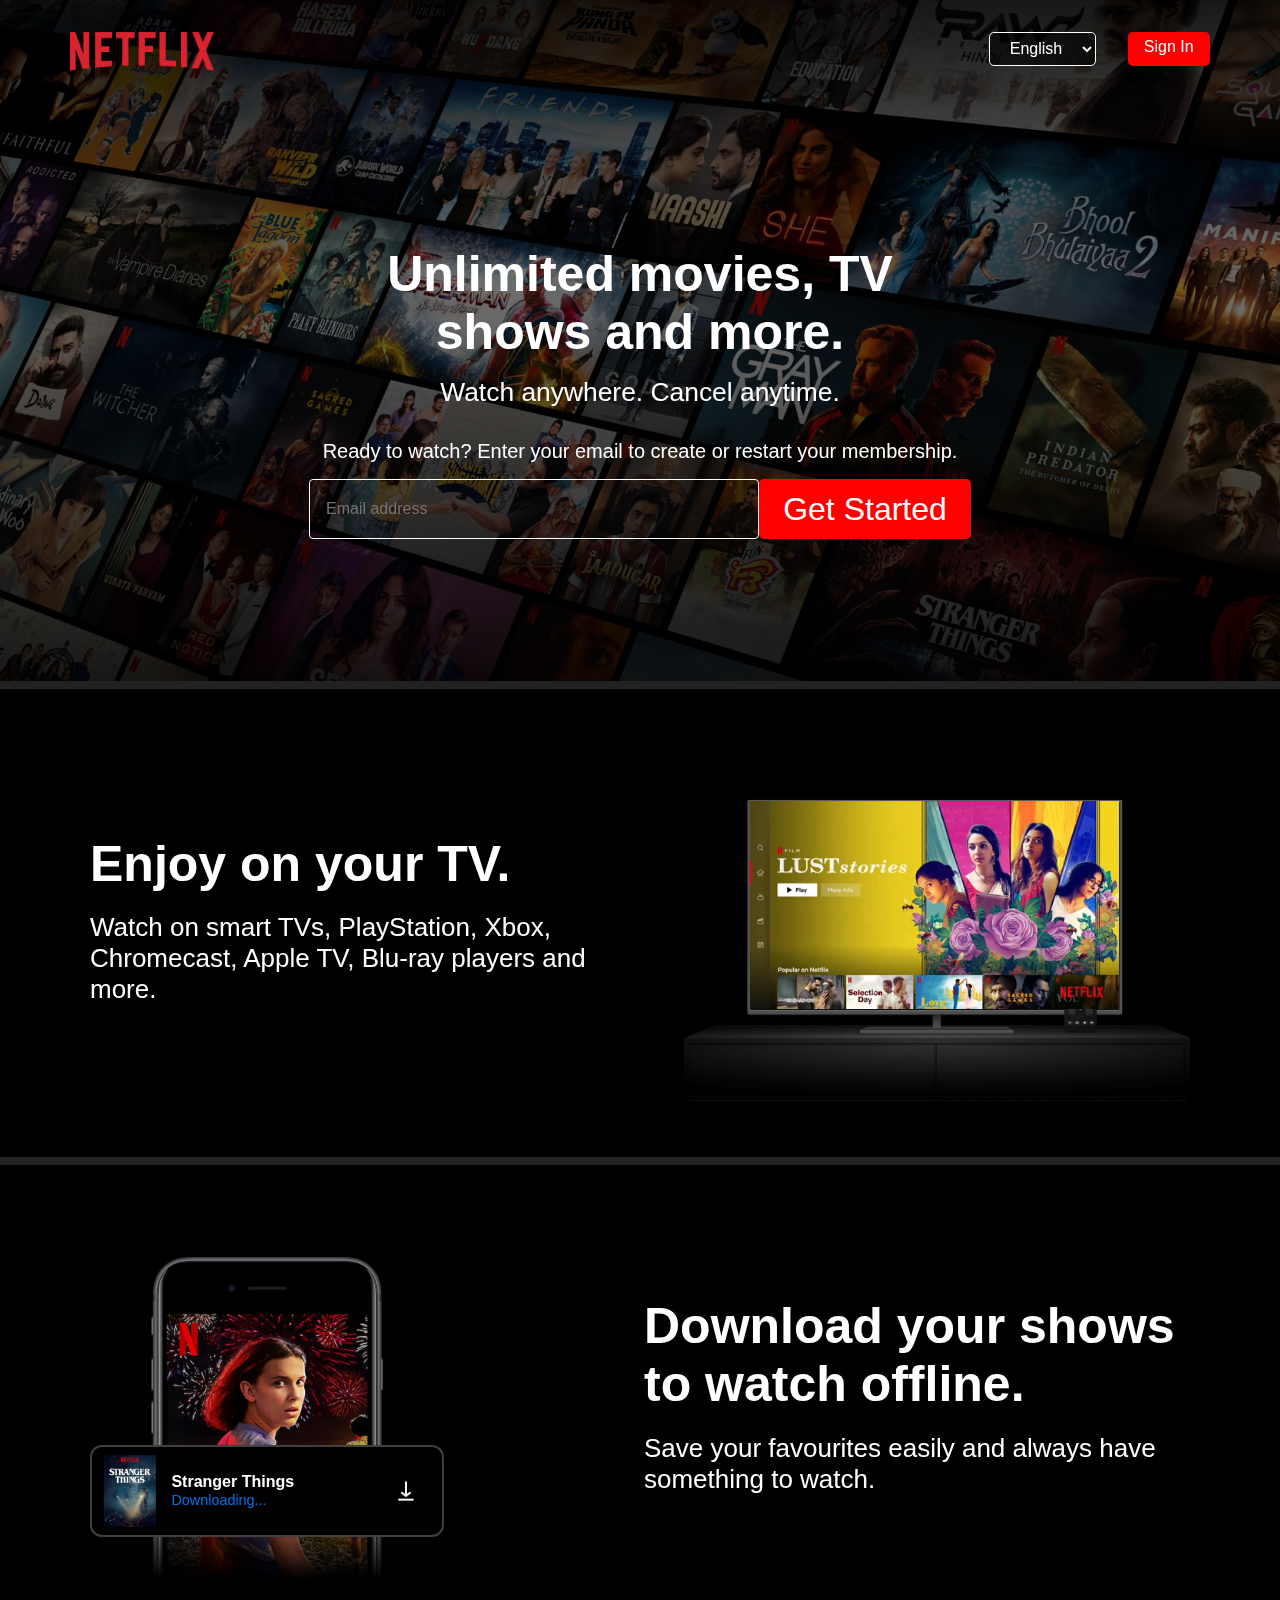
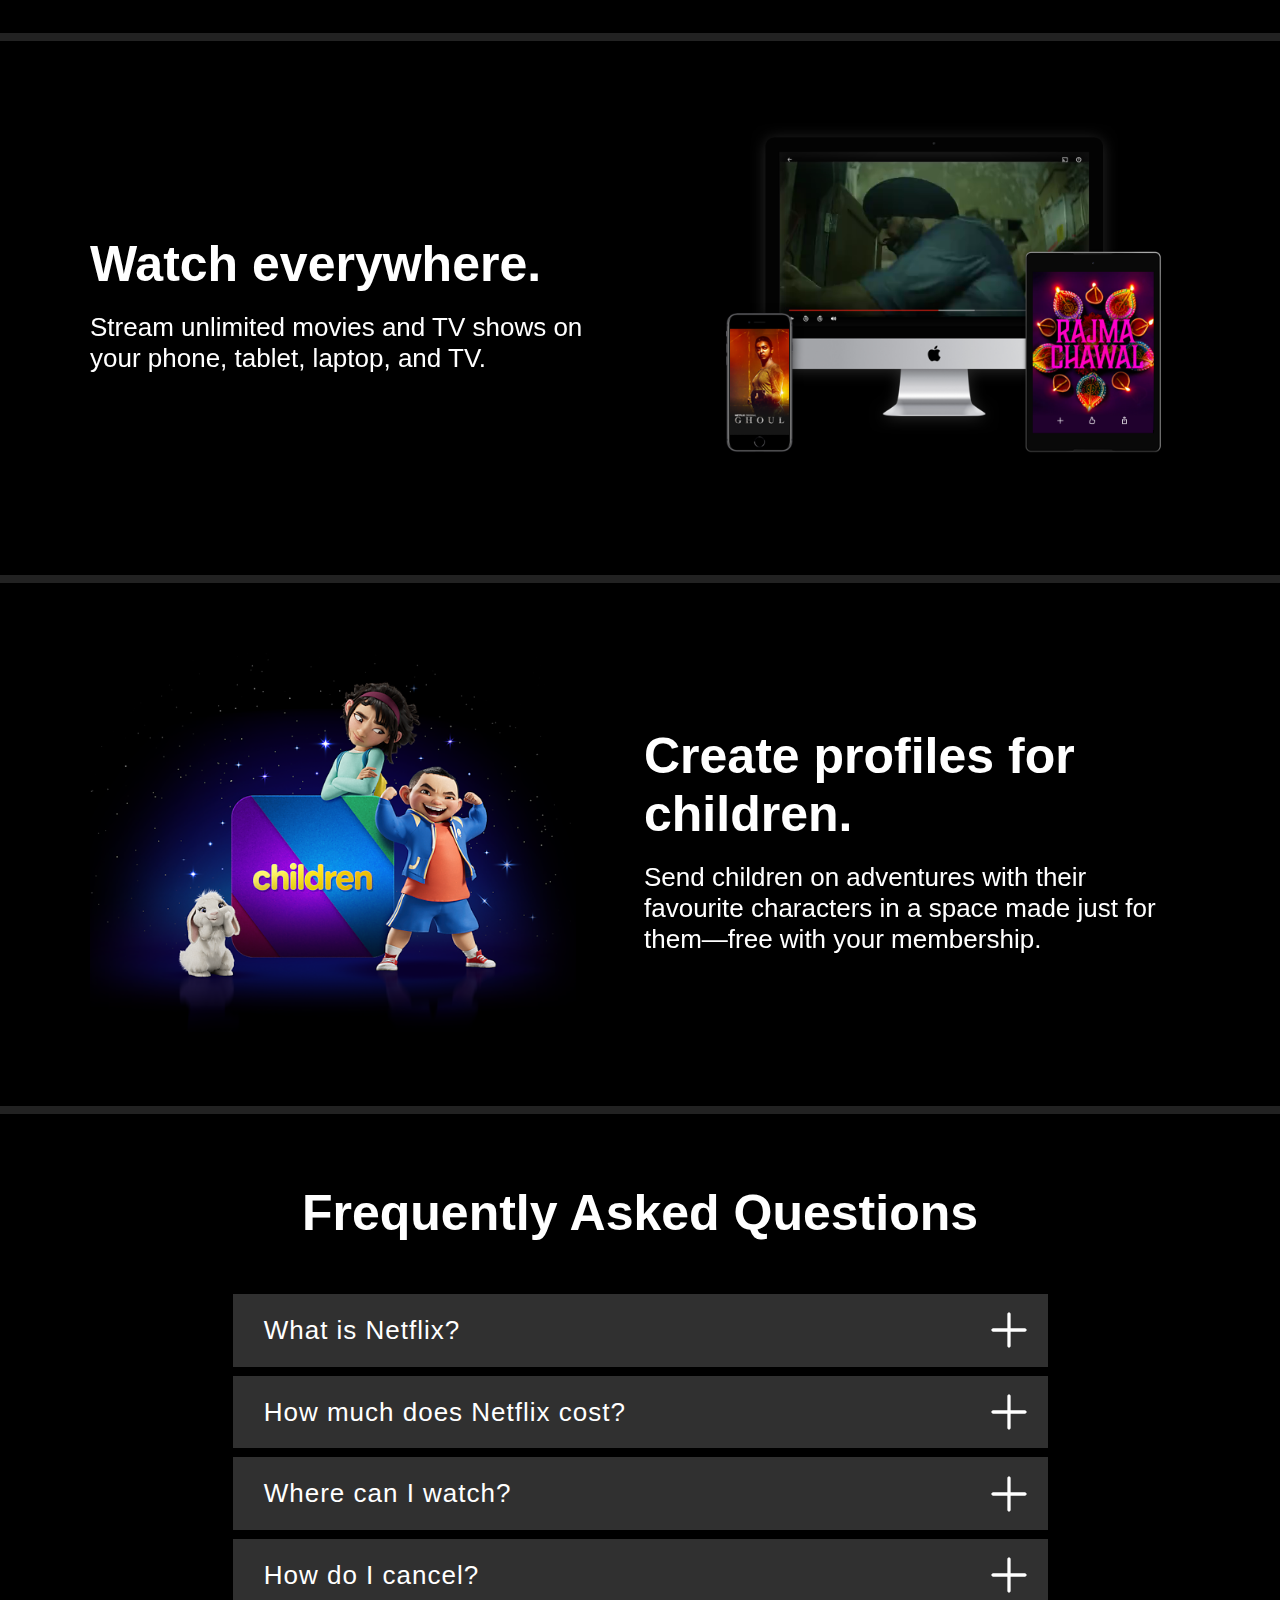
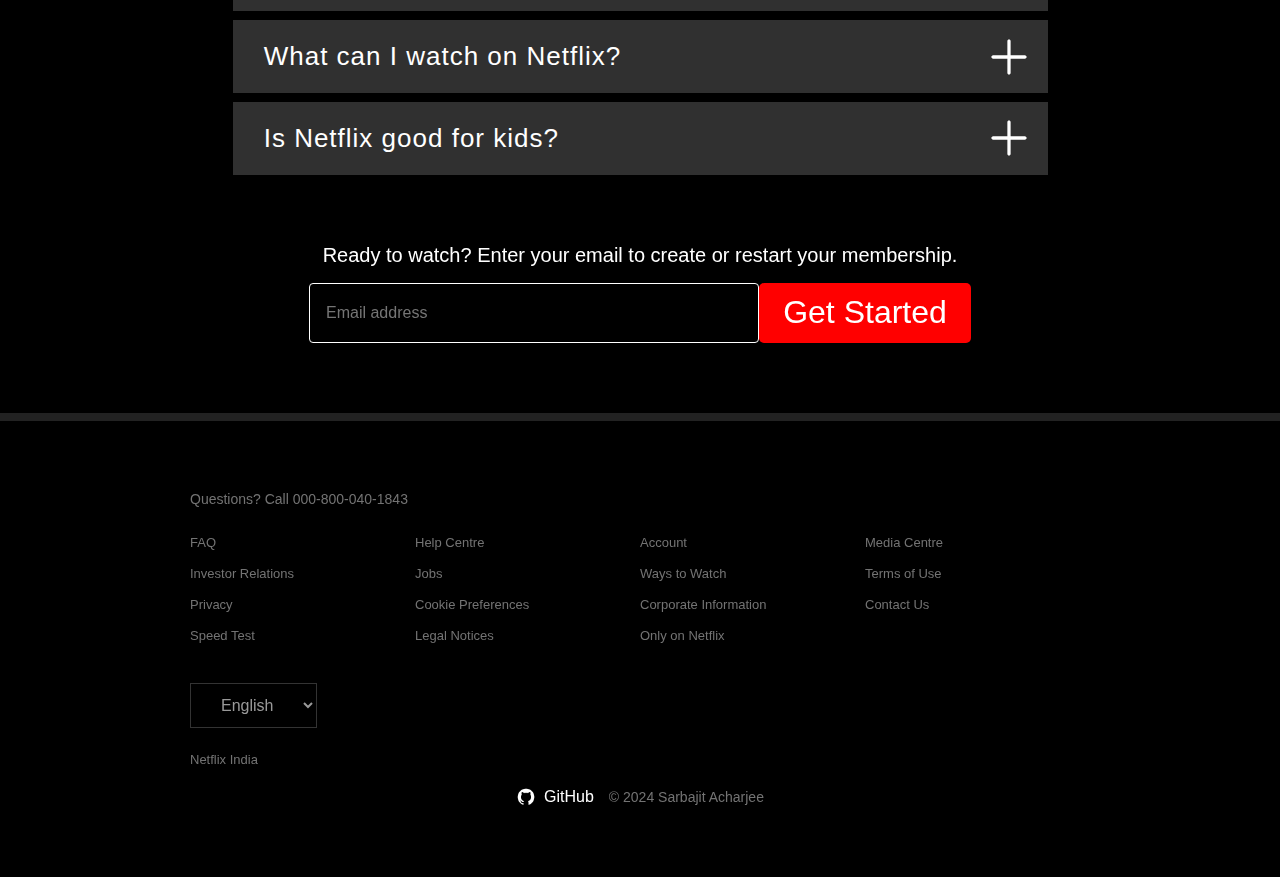
<file: index.html>
<!DOCTYPE html>
<html lang="en">

<head>
    <meta charset="UTF-8">
    <meta http-equiv="X-UA-Compatible" content="IE=edge">
    <meta name="viewport" content="width=device-width, initial-scale=1.0">
    <title>Netflix India – Watch TV Shows Online, Watch Movies Online</title>

    <!-- FAVICON -->
    <link rel="icon" type="image/x-icon" href="./images/favicon.png">
    <!-- CSS -->
    <link rel="stylesheet" href="./css/styles.css">
    <link rel="stylesheet" href="./css/responsive.css">
</head>

<body>

    <header>
        <!-- NAVBAR -->
        <div class="navbar display-flex">

            <div class="background-image"></div>

            <!-- LOGO -->
            <img src="./images/netflix-logo.png" alt="NETFLIX_LOGO" class="netflix-logo">

            <div class="lang-sign-container display-flex">
                <select name="language" class="language-switcher">
                    <option value="english" class="english">English</option>
                    <option value="Hindi">Hindi</option>
                </select>


                <a href="Sign.html" class="no-underline red-btn sign-in-btn">Sign In</a>
            </div>

        </div>

        <!-- TEXT-INPUT-CONTAINER -->
        <div class="text-form-aligner"> <!--  centers its child horizontally -->

            <div class="text-form-container display-flex">
                <h1>Unlimited movies, TV shows and more.</h1>
                <h2>Watch anywhere. Cancel anytime.</h2>

                <form action="" class="display-flex">
                    <h3 class="form-h3">Ready to watch? Enter your email to create or restart your membership.
                    </h3>

                    <div class=" input-container display-flex">
                        <input type="email" placeholder="Email address" class="input">
                        <button class="red-btn input-btn" onclick=" alert('please Sign In');">Get Started</button>
                    </div>
                </form>
            </div>

        </div>

        <!-- BACKGROUND-GRADIENT -->
        <div class="header-gradient"></div>
    </header>

    <!-- CARD SECTION -->
    <section>
        <!-- CARD-1 -->
        <div class="card-container">

            <div class="card-1 display-flex">
                <div class="card-text  display-flex">
                    <h1>Enjoy on your TV.</h1>
                    <h3>Watch on smart TVs, PlayStation, Xbox, Chromecast, Apple TV, Blu-ray players and more.</h3>
                </div>

                <div class="card-media">
                    <img src="./images/tv.png" alt="" class="tv-image">

                    <div class="video-box video-1-box">
                        <video src="./images/video-1.m4v" autoplay loop muted class="video-1"></video>
                    </div>
                </div>
            </div>

        </div>

        <!-- CARD-2 -->

        <div class="card-container">
            <div class="card-2 card-flipped display-flex">
                <!-- CARD TEXT -->
                <div class="card-text  display-flex">
                    <h1>Download your shows to watch offline.</h1>
                    <h3>Save your favourites easily and always have something to watch.</h3>
                </div>

                <!-- CARD MEDIA -->
                <div class="card-media">
                    <img src="./images/mobile.jpg" class="mobile-image" alt="">

                    <div class="stranger-container display-flex">
                        <img src="./images/stranger-poster.png" class="stranger-poster" alt="">
                        <p class="stranger-poster-text">
                            <span class="stranger-things-text">Stranger Things</span>
                            <br>
                            <span class="downloading-text">Downloading...</span>
                        </p>
                        <img src="./images/download-icon.gif" class="download-icon" alt="">
                    </div>
                </div>

            </div>
        </div>

        <!-- CARD-3 -->

        <div class="card-container">

            <div class="card-3 display-flex">
                <div class="card-text  display-flex">
                    <h1>Watch everywhere.</h1>
                    <h3>Stream unlimited movies and TV shows on your phone, tablet, laptop, and TV.</h3>
                </div>

                <div class="card-media">
                    <img src="./images/monitor.png" alt="monitor" class="monitor-image">

                    <div class="video-box video-2-box">
                        <video src="./images/video-2.m4v" autoplay muted loop class="video-2"></video>
                    </div>
                </div>

            </div>
        </div>

        <!-- CARD-4 -->

        <div class="card-container">

            <div class="card-4 card-flipped display-flex">

                <div class="card-text  display-flex">
                    <h1>Create profiles for children.</h1>
                    <h3>Send children on adventures with their favourite characters in a space made just for them—free
                        with your membership.
                    </h3>
                </div>
                
                <div class="card-media">
                    <img src="./images/kids.png" alt="" class="kids-image">
                </div>

            </div>
        </div>

    </section>

    <!-- FAQ SECTION -->
    <section>

        <div class="card-container  FAQ-SECTION">
            <h1>Frequently Asked Questions</h1>

            <ul>
                <li>
                    <!-- QUESTION BOX -->
                    <button class="faq-question">
                        What is Netflix?

                        <svg class="plus-icon" xmlns="http://www.w3.org/2000/svg"
                            xmlns:xlink="http://www.w3.org/1999/xlink" x="0px" y="0px" width="47.971" height="47.971"
                            viewBox="0 0 47.971 47.971" style="enable-background:new 0 0 47.971 47.971;"
                            xml:space="preserve">
                            <g>
                                <path
                                    d="M28.228,23.986L47.092,5.122c1.172-1.171,1.172-3.071,0-4.242c-1.172-1.172-3.07-1.172-4.242,0L23.986,19.744L5.121,0.88c-1.172-1.172-3.07-1.172-4.242,0c-1.172,1.171-1.172,3.071,0,4.242l18.865,18.864L0.879,42.85c-1.172,1.171-1.172,3.071,0,4.242C1.465,47.677,2.233,47.97,3,47.97s1.535-0.293,2.121-0.879l18.865-18.864L42.85,47.091c0.586,0.586,1.354,0.879,2.121,0.879s1.535-0.293,2.121-0.879c1.172-1.171,1.172-3.071,0-4.242L28.228,23.986z" />
                            </g>
                        </svg>
                    </button>

                    <!-- ANSWER BOX -->
                    <div>
                        <p class="faq-answer">
                            Netflix is a streaming service that offers a wide variety of award-winning TV shows, movies,
                            anime, documentaries and more – on thousands of internet-connected devices.
                            <br>
                            <br>
                            You can watch as much as you want, whenever you want, without a single ad – all for one low
                            monthly price. There's always something new to discover, and new TV shows and movies are
                            added every week!
                        </p>
                    </div>

                </li>

                <li>
                    <!-- QUESTION BOX -->
                    <button class="faq-question">
                        How much does Netflix cost?

                        <svg class="plus-icon" xmlns="http://www.w3.org/2000/svg"
                            xmlns:xlink="http://www.w3.org/1999/xlink" x="0px" y="0px" width="47.971" height="47.971"
                            viewBox="0 0 47.971 47.971" style="enable-background:new 0 0 47.971 47.971;"
                            xml:space="preserve">
                            <g>
                                <path
                                    d="M28.228,23.986L47.092,5.122c1.172-1.171,1.172-3.071,0-4.242c-1.172-1.172-3.07-1.172-4.242,0L23.986,19.744L5.121,0.88c-1.172-1.172-3.07-1.172-4.242,0c-1.172,1.171-1.172,3.071,0,4.242l18.865,18.864L0.879,42.85c-1.172,1.171-1.172,3.071,0,4.242C1.465,47.677,2.233,47.97,3,47.97s1.535-0.293,2.121-0.879l18.865-18.864L42.85,47.091c0.586,0.586,1.354,0.879,2.121,0.879s1.535-0.293,2.121-0.879c1.172-1.171,1.172-3.071,0-4.242L28.228,23.986z" />
                            </g>
                        </svg>
                    </button>

                    <!-- ANSWER BOX -->
                    <div>
                        <p class="faq-answer close-answer">
                            Watch Netflix on your smartphone, tablet, Smart TV, laptop, or streaming device, all for one
                            fixed monthly fee. Plans range from ₹ 149 to ₹ 649 a month. No extra costs, no contracts.e.
                        </p>
                    </div>

                </li>

                <li>
                    <!-- QUESTION BOX -->
                    <button class="faq-question ">
                        Where can I watch?

                        <svg class="plus-icon" xmlns="http://www.w3.org/2000/svg"
                            xmlns:xlink="http://www.w3.org/1999/xlink" x="0px" y="0px" width="47.971" height="47.971"
                            viewBox="0 0 47.971 47.971" style="enable-background:new 0 0 47.971 47.971;"
                            xml:space="preserve">
                            <g>
                                <path
                                    d="M28.228,23.986L47.092,5.122c1.172-1.171,1.172-3.071,0-4.242c-1.172-1.172-3.07-1.172-4.242,0L23.986,19.744L5.121,0.88c-1.172-1.172-3.07-1.172-4.242,0c-1.172,1.171-1.172,3.071,0,4.242l18.865,18.864L0.879,42.85c-1.172,1.171-1.172,3.071,0,4.242C1.465,47.677,2.233,47.97,3,47.97s1.535-0.293,2.121-0.879l18.865-18.864L42.85,47.091c0.586,0.586,1.354,0.879,2.121,0.879s1.535-0.293,2.121-0.879c1.172-1.171,1.172-3.071,0-4.242L28.228,23.986z" />
                            </g>
                        </svg>
                    </button>

                    <!-- ANSWER BOX -->
                    <div>
                        <p class="faq-answer close-answer">
                            Watch anywhere, anytime. Sign in with your Netflix account to watch instantly on the web at
                            netflix.com from your personal computer or on any internet-connected device that offers the
                            Netflix app, including smart TVs, smartphones, tablets, streaming media players and game
                            consoles.
                            <br>
                            <br>
                            You can also download your favourite shows with the iOS, Android, or Windows 10 app. Use
                            downloads to watch while you're on the go and without an internet connection. Take Netflix
                            with you anywhere.
                        </p>
                    </div>

                </li>

                <li>
                    <!-- QUESTION BOX -->
                    <button class="faq-question ">
                        How do I cancel?

                        <svg class="plus-icon" xmlns="http://www.w3.org/2000/svg"
                            xmlns:xlink="http://www.w3.org/1999/xlink" x="0px" y="0px" width="47.971" height="47.971"
                            viewBox="0 0 47.971 47.971" style="enable-background:new 0 0 47.971 47.971;"
                            xml:space="preserve">
                            <g>
                                <path
                                    d="M28.228,23.986L47.092,5.122c1.172-1.171,1.172-3.071,0-4.242c-1.172-1.172-3.07-1.172-4.242,0L23.986,19.744L5.121,0.88c-1.172-1.172-3.07-1.172-4.242,0c-1.172,1.171-1.172,3.071,0,4.242l18.865,18.864L0.879,42.85c-1.172,1.171-1.172,3.071,0,4.242C1.465,47.677,2.233,47.97,3,47.97s1.535-0.293,2.121-0.879l18.865-18.864L42.85,47.091c0.586,0.586,1.354,0.879,2.121,0.879s1.535-0.293,2.121-0.879c1.172-1.171,1.172-3.071,0-4.242L28.228,23.986z" />
                            </g>
                        </svg>
                    </button>

                    <!-- ANSWER BOX -->
                    <div>
                        <p class="faq-answer close-answer">
                            Netflix is flexible. There are no annoying contracts and no commitments. You can easily
                            cancel your account online in two clicks. There are no cancellation fees – start or stop
                            your account anytime.
                        </p>
                    </div>

                </li>

                <li>
                    <!-- QUESTION BOX -->
                    <button class="faq-question ">
                        What can I watch on Netflix?

                        <svg class="plus-icon" xmlns="http://www.w3.org/2000/svg"
                            xmlns:xlink="http://www.w3.org/1999/xlink" x="0px" y="0px" width="47.971" height="47.971"
                            viewBox="0 0 47.971 47.971" style="enable-background:new 0 0 47.971 47.971;"
                            xml:space="preserve">
                            <g>
                                <path
                                    d="M28.228,23.986L47.092,5.122c1.172-1.171,1.172-3.071,0-4.242c-1.172-1.172-3.07-1.172-4.242,0L23.986,19.744L5.121,0.88c-1.172-1.172-3.07-1.172-4.242,0c-1.172,1.171-1.172,3.071,0,4.242l18.865,18.864L0.879,42.85c-1.172,1.171-1.172,3.071,0,4.242C1.465,47.677,2.233,47.97,3,47.97s1.535-0.293,2.121-0.879l18.865-18.864L42.85,47.091c0.586,0.586,1.354,0.879,2.121,0.879s1.535-0.293,2.121-0.879c1.172-1.171,1.172-3.071,0-4.242L28.228,23.986z" />
                            </g>
                        </svg>
                    </button>

                    <!-- ANSWER BOX -->
                    <div>
                        <p class="faq-answer close-answer">
                            Netflix has an extensive library of feature films, documentaries, TV shows, anime,
                            award-winning Netflix originals, and more. Watch as much as you want, anytime you want.
                        </p>
                    </div>

                </li>

                <li>
                    <!-- QUESTION BOX -->
                    <button class="faq-question ">
                        Is Netflix good for kids?

                        <svg class="plus-icon" xmlns="http://www.w3.org/2000/svg"
                            xmlns:xlink="http://www.w3.org/1999/xlink" x="0px" y="0px" width="47.971" height="47.971"
                            viewBox="0 0 47.971 47.971" style="enable-background:new 0 0 47.971 47.971;"
                            xml:space="preserve">
                            <g>
                                <path
                                    d="M28.228,23.986L47.092,5.122c1.172-1.171,1.172-3.071,0-4.242c-1.172-1.172-3.07-1.172-4.242,0L23.986,19.744L5.121,0.88c-1.172-1.172-3.07-1.172-4.242,0c-1.172,1.171-1.172,3.071,0,4.242l18.865,18.864L0.879,42.85c-1.172,1.171-1.172,3.071,0,4.242C1.465,47.677,2.233,47.97,3,47.97s1.535-0.293,2.121-0.879l18.865-18.864L42.85,47.091c0.586,0.586,1.354,0.879,2.121,0.879s1.535-0.293,2.121-0.879c1.172-1.171,1.172-3.071,0-4.242L28.228,23.986z" />
                            </g>
                        </svg>
                    </button>

                    <!-- ANSWER BOX -->
                    <div>
                        <p class="faq-answer close-answer">
                            The Netflix Kids experience is included in your membership to give parents control while
                            kids enjoy family-friendly TV shows and films in their own space.

                            <br>
                            <br>
                            Kids profiles come with PIN-protected parental controls that let you restrict the maturity
                            rating of content kids can watch and block specific titles you don’t want kids to see.
                        </p>
                    </div>

                </li>
            </ul>

            <!-- FORM -->
            <form action="" class="display-flex">
                <h3>Ready to watch? Enter your email to create or restart your membership.
                </h3>

                <div class=" input-container display-flex">
                    <input type="email" placeholder="Email address" class="input">
                    <button class="red-btn input-btn">Get Started</button>
                </div>
            </form>
        </div>

    </section>

    <footer>

        <div class="footer-info-container display-flex">
            <p class="helpline-number">Questions? Call 000-800-040-1843</p>

            <ul class="list-container">
                <li>FAQ</li>
                <li>Help Centre</li>
                <li>Account</li>
                <li>Media Centre</li>
                <li>Investor Relations</li>
                <li>Jobs</li>
                <li>Ways to Watch</li>
                <li>Terms of Use</li>
                <li>Privacy</li>
                <li>Cookie Preferences</li>
                <li>Corporate Information</li>
                <li>Contact Us</li>
                <li>Speed Test</li>
                <li>Legal Notices</li>
                <li>Only on Netflix</li>
            </ul>

            <!-- LANGUAGE SWITCHER -->
            <div class="footer-lang-container display-flex">

                <select name="language" class="footer-lang-switcher">
                    <option value="/in-en/">English</option>
                    <option value="/in-hi/">हिन्दी</option>
                </select>

            </div>

            <p class="country">Netflix India</p>
        </div>
        <div class="footer-content">
            <a href="https://github.com/sarbajitacharjee/Netflix_Clone.git" target="_blank" class="footer-link">
              <img src="./images/github.png" alt="GitHub Logo" class="github-logo">
              GitHub
            </a>
            <p>&copy; 2024 Sarbajit Acharjee</p>
          </div>


    </footer>


    <script src="app.js"></script>
</body>

</html>
</file>
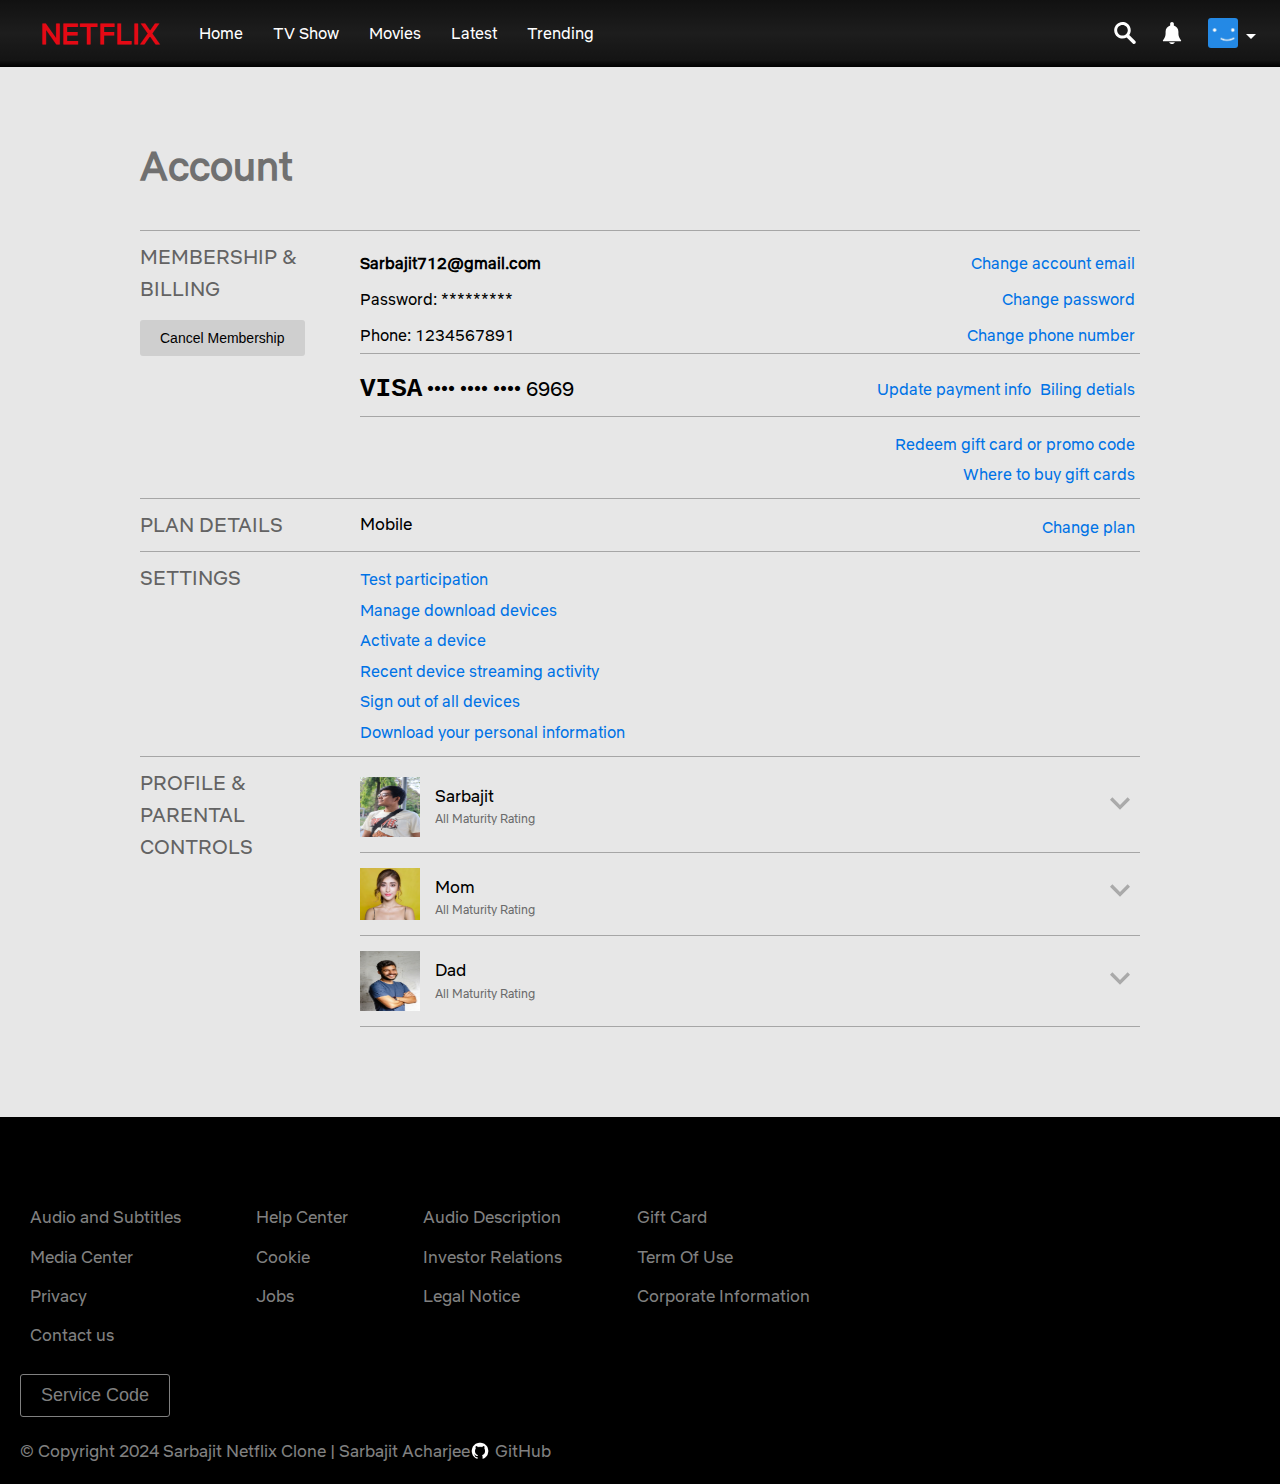
<file: account.html>
<!DOCTYPE html>
<!-- <html class=" no-js "> -->
<head>
    <meta charset="utf-8">
    <meta http-equiv="X-UA-Compatible" content="IE=edge">
    <title>Netflix world – Watch TV Shows Online, Watch Movies Online</title>
    <meta name="description" content="">
    <meta name="viewport" content="width=device-width, initial-scale=1">


    <link rel="stylesheet" href="https://cdnjs.cloudflare.com/ajax/libs/font-awesome/4.1.0/css/font-awesome.min.css"
        integrity="sha256-t2kyTgkh+fZJYRET5l9Sjrrl4UDain5jxdbqe8ejO8A=" crossorigin="anonymous" />

    <!--for global styling-->
    <link rel="stylesheet" href="./css/global.css">
    <!-- for footer and header-->
    <link rel="stylesheet" href="./css/browse.css">
    <!--custom styling-->
    <link rel="stylesheet" href="./css/userprofile.css">
    <link rel="icon" type="image/x-icon" href="./images/favicon.png">


</head>

<body>
  

    <main id="mainContainer" class="p-b-40">

        <header class="d-flex space-between flex-center flex-middle">
            <div class="nav-links d-flex flex-center flex-middle">
                <a href="Home.html">
                    <h2 class="logo logo-text red-color f-s-28 m-r-25">NETFLIX</h2>
                    <h2 class="second-logo-text red-color f-s-28">N</h2>
                </a>
                <a href="Home.html" class="nav-item home">Home</a>
                <a href="trending.html" class="nav-item">TV Show</a>
                <a href="trending.html" class="nav-item">Movies</a>
                <a href="trending.html" class="nav-item latest">Latest</a>                
                <a href="trending.html" class="nav-item">Trending</a>
            </div>
            <div class="righticons d-flex flex-end flex-middle">
                <a href="">
                <img src="./images/search.svg" alt="search icon">
            </a>
            <div class="dropdown notification">
                <img src="./images/notification.svg" alt="notificatio icon">
                <div class="dropdown-content">
                    <a href="#" class="profile-item d-flex flex-middle">
                        <img src="./img/img1.jpg" alt="user profile icon" class="user-icon">
                        <span>You have new notification </span>
                    </a>
                    <a href="#" class="profile-item d-flex flex-middle">
                        <img src="./img/img7.jpeg" alt="user profile icon" class="user-icon">
                        <span>You have new notification  </span>
                    </a>
                    <a href="#" class="profile-item d-flex flex-middle">
                        <img src="./img/img9.jpeg" alt="user profile icon" class="user-icon">
                        <span>You have new notification </span>
                    </a>
                    <a href="#" class="profile-item d-flex flex-middle">
                        <img src="./img/img11.jpg" alt="user profile icon" class="user-icon">
                        <span>You have new notification </span>
                    </a>
                </div>
            </div>
                
                <div class="dropdown">
                    <img src="./images/profile.jpg" style="border-radius: 3px;" alt="user profile icon" class="user-icon"> <span
                        class="profile-arrow"></span>

                    <div class="dropdown-content">
                        <div class="profile-links">
                            <a href="#" class="profile-item d-flex flex-middle">
                                <img src="./images/meuser.jpg" alt="user profile icon" class="user-icon">
                                <span>Sarbajit</span>
                            </a>
                            <a href="#" class="profile-item d-flex flex-middle">
                                <img src="./images/user1.jpg" alt="user profile icon" class="user-icon">
                                <span>Alexa</span>
                            </a>
                            <a href="#" class="profile-item d-flex flex-middle">
                                <img src="./images/user2.jpg" alt="user profile icon" class="user-icon">
                                <span>Shreeman</span>
                            </a>
                            <a href="#" class="profile-item d-flex flex-middle" style="margin-bottom: 13px;">
                                <img src="./images/user3.jpg" alt="user profile icon" class="user-icon">
                                <span>legend</span>
                            </a>
                            <a href="#" class="profile-item last">Manage Profiles</a>
                        </div>
                        <div class="line"></div>
                        <div class="links d-flex direction-column">
                            <a href="account.html">Account</a>
                            <a href="#">Help Center</a>
                            <a href="Sign.html">Sign Out of Netflix</a>
                        </div>

                    </div>
                </div>

            </div>
        </header>



        <!--profile section-->
        <section class="userprofile" id="userprofilecontainer">
            <div>
                <h2 class="heading f-s-40">
                    Account
                </h2>
            </div>
            <div class="line"></div>
            <div class="membership d-flex flex-no-wrap space-between">
                <div class="left">
                    <h4 class="headline">
                        MEMBERSHIP & BILLING
                    </h4>
                    <button class="button">Cancel Membership</button>
                </div>
                <div class="right">
                    <div class="d-flex space-between">
                        <div class="email">
                            <strong>Sarbajit712@gmail.com</strong>
                        </div>
                        <div class="link">
                            <a href="#" class="link-item">
                                Change account email
                            </a>
                        </div>
                    </div>

                    <div class="d-flex space-between">
                        <div class="password">
                            Password: *********
                        </div>
                        <div class="link">
                            <a href="#" class="link-item">
                                Change password
                            </a>
                        </div>
                    </div>

                    <div class="d-flex space-between">
                        <div class="email">
                            Phone: 1234567891
                        </div>
                        <div class="link">
                            <a href="#" class="link-item">
                                Change phone number
                            </a>
                        </div>
                    </div>
                    <div class="line"></div>

                    <div class="carddetail d-flex space-between flex-middle">
                        <div class="card">
                            <h4><span class="icon-visa">VISA</span> •••• •••• •••• 6969</h4>
                        </div>
                        <div class="link">
                            <a href="#" class="link-item">
                                Update payment info
                            </a>
                            <a href="#" class="link-item">
                                Biling detials
                            </a>
                        </div>
                    </div>
                    <div class="line"></div>

                    <div class="gift-card d-flex direction-column">
                        <a href="#" class="link-item">
                            Redeem gift card or promo code
                        </a>
                        <a href="#" class="link-item">
                            Where to buy gift cards
                        </a>
                    </div>
                </div>  
            </div>
            <div class="line"></div>

            <!--plan details-->
            <div class=" plan-details d-flex flex-middle space-between">
                <div class="left">
                    <h4 class="headline">PLAN DETAILS</h4>
                </div>
                <div class="right d-flex space-between">
                    <p>Mobile</p>
                    <a href="#" class="link-item">Change plan</a>
                </div>
            </div>
            <div class="line"></div>

            <!--settings-->
            <div class="settings d-flex ">
                <div class="left">
                    <h4 class="headline">SETTINGS</h4>
                </div>
                <div class="right d-flex direction-column">
                    <a href="#" class="link-item">Test participation</a>
                    <a href="#" class="link-item">Manage download devices</a>
                    <a href="#" class="link-item">Activate a device</a>
                    <a href="#" class="link-item">Recent device streaming activity</a>
                    <a href="#" class="link-item">Sign out of all devices</a>
                    <a href="#" class="link-item">Download your personal information</a>
                </div>
            </div>
            <div class="line"></div>

            <!--parental control-->

            <div class="parental-control d-flex">
                <div class="left">
                    <h4 class="headline">PROFILE & PARENTAL CONTROLS</h4>
                </div>
                <div class="right">
                    <div class="">
                        <div class="info-container d-flex flex-middle space-between">
                            <div class="name d-flex">
                                <img src="./images/meuser.jpg" alt="user" class="user-icon" />
                                <div class="content">
                                    <p class="username">Sarbajit</p>
                                    <p class="maturity">All Maturity Rating</p>
                                </div>
                            </div>
    
                            <div class="righticon">
                                <svg class="chevron-down" viewBox="0 0 18 18">
                                    <path fill="#aaa" d="M11.56 5.56L10.5 4.5 6 9l4.5 4.5 1.06-1.06L8.12 9z"></path>
                                </svg>
                            </div>
                        </div>
                        <div class="line"></div>
                    </div>

                    <div class="">
                        <div class="info-container d-flex flex-middle space-between">
                            <div class="name d-flex">
                                <img src="./images/user1.jpg" alt="user" class="user-icon" />
                                <div class="content">
                                    <p class="username">Mom</p>
                                    <p class="maturity">All Maturity Rating</p>
                                </div>
                            </div>
    
                            <div class="righticon">
                                <svg class="chevron-down" viewBox="0 0 18 18">
                                    <path fill="#aaa" d="M11.56 5.56L10.5 4.5 6 9l4.5 4.5 1.06-1.06L8.12 9z"></path>
                                </svg>
                            </div>
                        </div>
                        <div class="line"></div>
                    </div>

                    <div class="">
                        <div class="info-container d-flex flex-middle space-between">
                            <div class="name d-flex">
                                <img src="./images/user2.jpg" alt="user" class="user-icon" />
                                <div class="content">
                                    <p class="username">Dad</p>
                                    <p class="maturity">All Maturity Rating</p>
                                </div>
                            </div>
    
                            <div class="righticon">
                                <svg class="chevron-down" viewBox="0 0 18 18">
                                    <path fill="#aaa" d="M11.56 5.56L10.5 4.5 6 9l4.5 4.5 1.06-1.06L8.12 9z"></path>
                                </svg>
                            </div>
                        </div>
                        <div class="line"></div>
                    </div>
                </div>
                
                
            </div>
        </section>

        <!--footer section and footer fixed menu mobile-->

        <footer class="mainfooter d-flex direction-column space-between" id="footer">
            <div class="container footer-container flex-start">
                <div class="widgets d-flex space-between">
                    <div class="first-widget">
                        <ul>
                            <li class="list-item">Audio and Subtitles</li>
                            <li class="list-item">Media Center</li>
                            <li class="list-item">Privacy</li>
                            <li class="list-item">Contact us</li>
                        </ul>
                    </div>
                    <div class="second-widget">
                        <ul>
                            <li class="list-item">Help Center</li>
                            <li class="list-item">Cookie</li>
                            <li class="list-item">Jobs</li>
                        </ul>
                    </div>
                    <div class="third-widget">
                        <ul>
                            <li class="list-item">Audio Description</li>
                            <li class="list-item">Investor Relations</li>
                            <li class="list-item">Legal Notice</li>
                        </ul>
                    </div>
                    <div class="forth-widget">
                        <ul>
                            <li class="list-item">Gift Card</li>
                            <li class="list-item">Term Of Use</li>
                            <li class="list-item">Corporate Information</li>
                        </ul>
                    </div>
                </div>
                <button class="button service">Service Code</button>
                
                <p class="copyright"> 
                    &#169; Copyright 2024 Sarbajit Netflix Clone | 
                    <a href="https://github.com/sarbajitacharjee" target="_blank" class="github-link">Sarbajit Acharjee
                      <img src="./images/github.png" alt="GitHub logo" class="github-logo">
                      GitHub
                    </a>
                  </p>
            </div>


        </footer>
        </div>


    </main>

    <div class="footer-navigation d-flex space-between">
        <a href="Home.html" class="nav-item active">
            <i class="fa fa-home" aria-hidden="true"></i> </br>
            Home
        </a>
        <a href="trending.html" class="nav-item">
            <i class="fa fa-search" aria-hidden="true"></i></br>
            Search
        </a>
        <a href="trending.html" class="nav-item">
            <i class="fa fa-film" aria-hidden="true"></i></br>
            Latest
        </a>
        <a href="account.html" class="nav-item">
            <i class="fa fa-user" aria-hidden="true"></i></br>
            Account
        </a>
    </div>
    


</body>

</html>
</file>
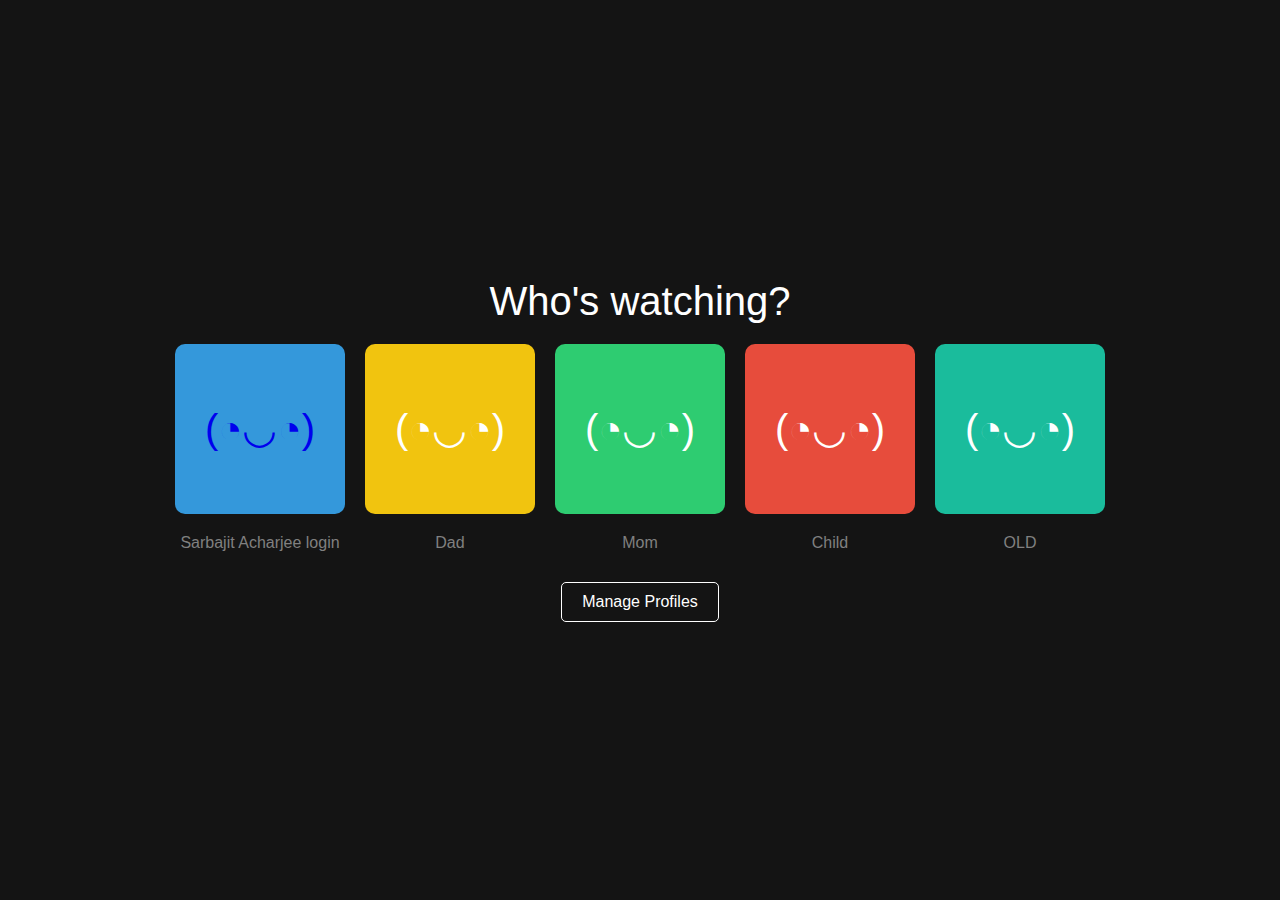
<file: profile.html>
<!DOCTYPE html>
<html lang="en">
<head>
  <meta charset="UTF-8">
  <meta name="viewport" content="width=device-width, initial-scale=1.0">
  <title>Netflix Profile  Clone</title>
  <style>
    * {
      margin: 0;
      padding: 0;
      box-sizing: border-box;
    }

    body {
      display: flex;
      justify-content: center;
      align-items: center;
      min-height: 100vh;
      background-color: #141414;
      color: white;
      font-family:  sans-serif;
    }

    .container {
      text-align: center;
      width: 90%;
      max-width: 1200px;
    }

    h1 {
      font-size: 2.5rem;
      font-weight: 100;
      margin-bottom: 20px;
    }

    .profiles {
      display: flex;
      flex-wrap: wrap;
      gap: 20px;
      justify-content: center;
    }

    .profile {
      display: flex;
      flex-direction: column;
      align-items: center;
      flex: 1 1 150px; /* Flexible width with a minimum size */
      max-width: 170px;
      transition: color 0.3s;
    }

    .profile a {
  text-decoration: none; /* Remove underline from link */
   /* Ensures the link inherits text color */
}

    .avatar {
      width: 170px;
      height: 170px;
      border-radius: 10px;
      margin-bottom: 10px;
      display: flex;
      justify-content: center;
      align-items: center;
      font-size: 2.5rem;
      transition: border 0.3s;
    }

    .avatar::after{
        content: "(◔◡◔)";
    }

    .avatar:hover {
      border: 4px solid white;
      transition: border 0.2s;

    }

    .blue { background-color: #3498db; }
    .yellow { background-color: #f1c40f; }
    .green { background-color: #2ecc71; }
    .red { background-color: #e74c3c; }
    .teal { background-color: #1abc9c; }

    p {
      font-size: 1rem;
      margin-top: 10px;
      color: gray;
      transition: color 0.3s;
    }

    p:hover {
      color: white;
    }

    .manage-profiles {
      margin-top: 30px;
      padding: 10px 20px;
      border: 1px solid white;
      background: transparent;
      color: white;
      font-size: 1rem;
      cursor: pointer;
      border-radius: 5px;
      transition: background 0.4s;
    }

    .manage-profiles:hover {
      background-color: rgba(255, 255, 255, 0.1);
    }

    /* Responsive Styles */
    @media (max-width: 768px) {
      .avatar {
        width: 120px;
        height: 120px;
        font-size: 2rem;
      }

      h1 {
        font-size: 2rem;
      }

      .manage-profiles {
        font-size: 0.9rem;
        padding: 8px 16px;
      }
    }

    @media (max-width: 480px) {
      .avatar {
        width: 100px;
        height: 100px;
        font-size: 1.5rem;
      }

      h1 {
        font-size: 1.5rem;
      }

      .profile p {
        font-size: 0.9rem;
      }

      .manage-profiles {
        font-size: 0.8rem;
        padding: 6px 12px;
      }
    }

    .profile>a>div:hover{
        color:white
    }

    @media (max-width: 480px) {
  .profiles {
    display: flex;
    flex-wrap: wrap;
    gap: 10px;
    justify-content: space-around;
  }
  
  .profile {
    flex: 1 1 45%; /* Allow 2 items per row with 45% width */
    max-width: 45%;
  }
}

    

  </style>
</head>
<body>
  <div class="container">
    <h1>Who's watching?</h1>
    <div class="profiles">
      <div class="profile">
        <a href="Home.html">
            
            <div class="avatar blue"></div>
        </a>
        <p>Sarbajit Acharjee login</p>
      </div>
      <div class="profile">
        <div class="avatar yellow"></div>
        <p>Dad</p>
      </div>
      <div class="profile">
        <div class="avatar green"></div>
        <p>Mom</p>
      </div>
      <div class="profile">
        <div class="avatar red"></div>
        <p>Child</p>
      </div>
      <div class="profile">
        <div class="avatar teal"></div>
        <p>OLD</p>
      </div>
    </div>
    <button class="manage-profiles">Manage Profiles</button>
  </div>
</body>
</html>
</file>
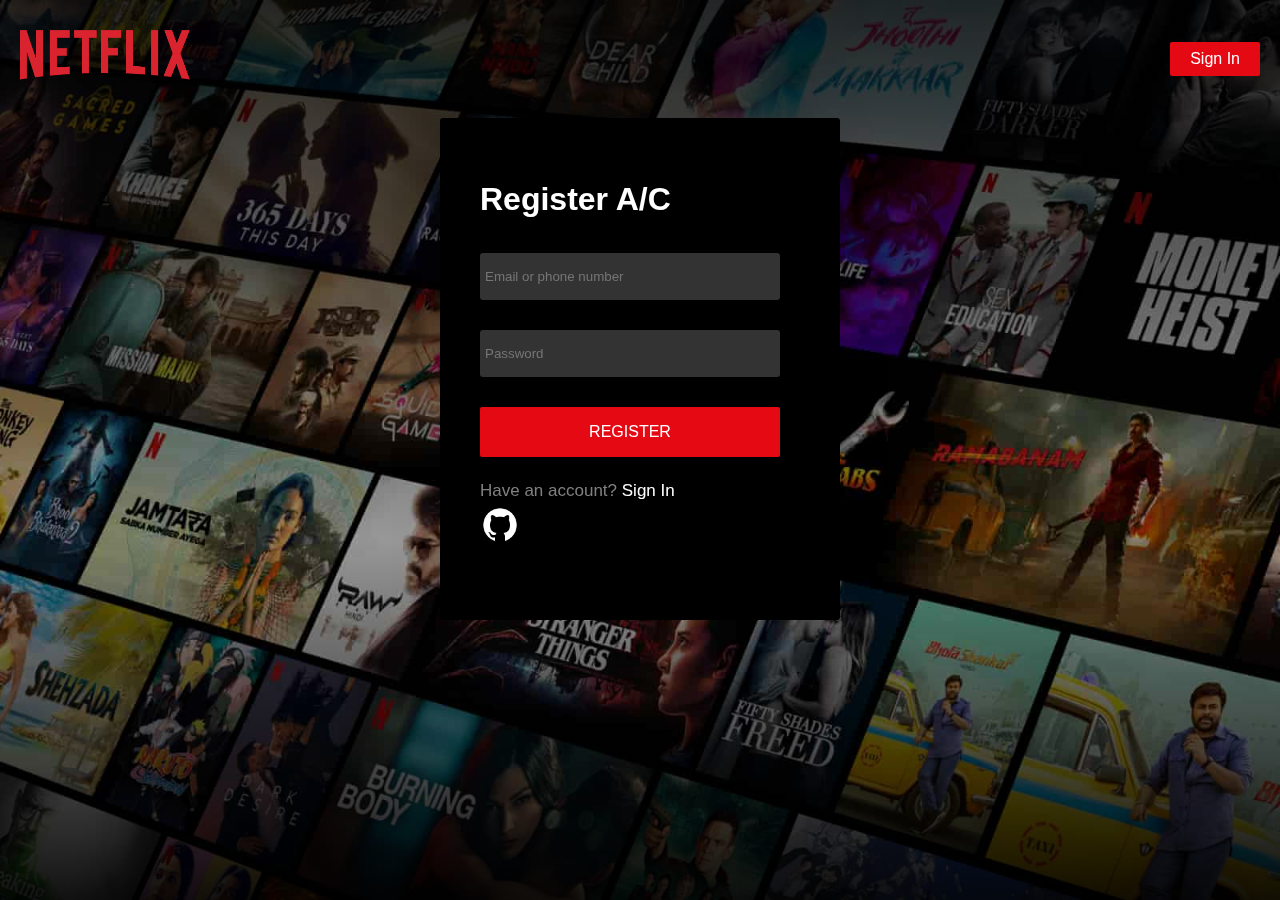
<file: registerform.html>
<!DOCTYPE html>
<html class="no-js">
<head>
    <meta charset="utf-8">
    <meta http-equiv="X-UA-Compatible" content="IE=edge">
    <title>Netflix login – Watch TV Shows Online, Watch Movies Online</title>
    <meta name="description" content="Watch Netflix movies & TV shows online or stream right to your smart TV, game console, PC, Mac, mobile, tablet and more.">
    <meta name="viewport" content="width=device-width, initial-scale=1">
    <link rel="stylesheet" href="./css/global.css">
    <link rel="stylesheet" href="./css/register.css">
    <link rel="icon" type="image/x-icon" href="./images/favicon.png">
</head>

<body>
    <style>
        body::before {
            background-image: linear-gradient(to bottom, rgba(0, 0, 0, 0.8) 0%, rgba(0, 0, 0, 0.2) 60%, rgba(0, 0, 0, 0.9) 100%), url('./images/NetlfixHome.jpeg');
        }
    </style>

    <main style="padding: 0px 10px;">
        <header class="d-flex space-between middle-align">
            <a href="index.html">
                <img src="./images/netflix-logo.png" height="50px" width="170px" alt="site logo main">
            </a>
            <button class="button"><a href="./Sign.html"> Sign In</a></button>
        </header>
        <section id="login-form-section">
            <div class="loginContainer d-flex direction-column">
                <h2 class="formtitle">Register A/C</h2>
                <form action="#" id="loginForm" class="d-flex direction-column" method="post" name="loginForm" onsubmit="registerUser(event)">
                    <input type="text" name="email" id="email" class="email" placeholder="Email or phone number" onchange="validateEmail()" required/>
                    <p id="errorEmail">Please enter a valid email address or phone number.</p>

                    <input type="password" name="password" id="password" placeholder="Password" required/>
                    <p id="errorPassword">Your password must contain between 4 and 60 characters.</p>

                    <button type="submit" class="button submitButton" id="signInButton">Register</button>

                    <p class="signUpText para">
                        Have an account? <span class="signUp"><a href="./Sign.html">Sign In</a></span>
                    </p>
                    <a href="https://github.com/sarbajitacharjee/Netflix_Clone"><img src="./images/github.png" width="40px" alt=""></a>
                </form>
            </div>
        </section>
    </main>

    <script>
        document.getElementById('errorEmail').style.display = "none";
        document.getElementById('errorPassword').style.display = "none";

        function validateEmail() {
            let email = document.getElementById('email').value;
            let re = /\S+@\S+\.\S+/;
            let result = re.test(email);
            if (result) {
                document.getElementById('errorEmail').style.display = "none";
                document.getElementById('signInButton').disabled = false;
            } else {
                document.getElementById('errorEmail').style.display = "block";
                document.getElementById('signInButton').disabled = true;
            }
        }

        function registerUser(event) {
            event.preventDefault();  // Prevent form submission
            alert("You are registered! Please Sign In 😀");  

            // Clear the input fields
            document.getElementById('email').value = "";
            document.getElementById('password').value = "";
        }
    </script>
</body>
</html>
</file>
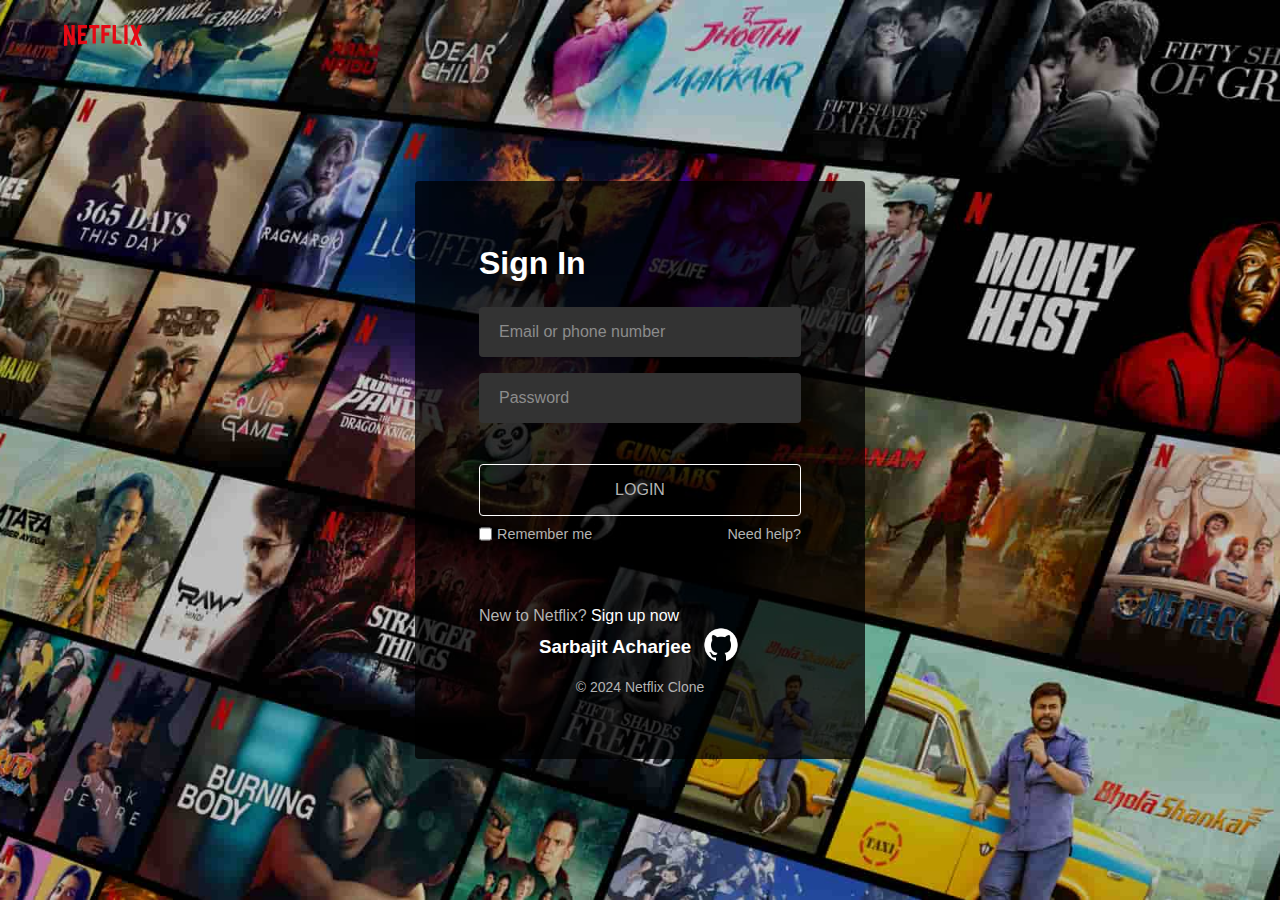
<file: Sign.html>
<!DOCTYPE html>
<html lang="en">

<head>
    <meta charset="UTF-8">
    <meta name="viewport" content="width=device-width, initial-scale=1.0">
    <title>Netflix Sign In Page</title>
    <link rel="stylesheet" href="sign.css">
    <link rel="icon" type="image/x-icon" href="./images/favicon.png">
</head>

<body>
    <nav>
        <a href=""><img src="images/logo.svg" alt="logo"></a>
    </nav>
    <div class="form-wrapper">
        <h2>Sign In</h2>
        <form action="">
            <div class="form-control">
                <input type="text" required>
                <label for="Email">Email or phone number</label>
            </div>
            <div class="form-control">
                <input type="password" required>
                <label for="password">Password</label>
            </div>
            <button type="submit"><a href="profile.html">LOGIN</a></button>
            <div class="form-help">
                <div class="remember-me">
                    <input type="checkbox" id="remember-me">
                    <label for="remember-me">Remember me</label>
                </div>
                <a href="">Need help?</a>
            </div>
        </form>
        <p>New to Netflix? <a href="registerform.html">Sign up now</a></p>
        <footer class="footer">
            <div class="footer-content">
                <h3>Sarbajit Acharjee</h3>
                <a href="https://github.com/sarbajitacharjee" target="_blank">
                    <img src="./images/github.png" class="imgs" alt="GitHub Logo"> 
                </a>
            </div>
            <p>&copy; 2024 Netflix Clone</p>
        </footer>
        
    </div>
</body>

</html>
</file>
<file: css/styles.css>
*,
::after,
::before {
    margin: 0;
    padding: 0;
    border: none;
    outline: none;
    color: white;
    box-sizing: border-box;
    font-family: Arial, Helvetica, sans-serif;

    /* COLORS */
    --red-color: #ff0000;
}

body {
    min-width: 320px;
    background-color: black;
}

li {
    list-style: none;
}

li:hover,
button:hover {
    cursor: pointer;
}

/* _________________COMMON-CLASSES/STYLING_________________ */

img {
    max-width: 100%;
}

header,
.card-container {
    border-bottom: 8px solid #222222;
}

.display-flex {
    display: flex;
}

/* for 'SIGN-IN-BTN' and 'GET-STARTED-BTN' */
.red-btn {
    background: var(--red-color);
}

/* story cards and footer */
.card-container,
footer {
    padding: 70px 45px;
}

/* __________Navbar__________ */
.navbar{
    max-width: 89%;
    padding-top: 2em;
    margin: 0 auto 2em;
    align-items: flex-start;
    justify-content: space-between;
}

.netflix-logo {
    width: 10.5em;
}

.language-switcher {
    margin-right: 2em;
    background: rgba(0, 0, 0, 0.579);
    border: 1px solid white;
}

.language-switcher,
.sign-in-btn { 
    font-size: 1rem;
    border-radius: 3px;
    padding: 0.4em 1em;
    border-radius: 5px;

}
.no-underline {
    text-decoration: none;
    color: white;
  }
.sign-in-btn:hover{
    background-color: #ff0000cb;
}
/* __________Header__________ */

header {
    position: relative;
}

.header-gradient {
    top: 0;
    left: 0;
    right: 0;
    bottom: 0;
    z-index: -1;
    position: absolute;
    background: linear-gradient(0deg,rgba(0,0,0,.8) ,transparent 60%,rgba(0,0,0,.8));
}

.background-image {
    top: 0;
    left: 0;
    width: 100%;
    height: 100%;
    z-index: -999;
    position: absolute;
    filter: brightness(0.6);
    background: center center/cover no-repeat;
    background-image: url("../images/background.jpg");
}

/* centers its child horizontally */
.text-form-aligner {
    padding: 70px 0;
    text-align: center;
} 

.text-form-container {
    width: 100%;
    margin: 0 auto;
    max-width: 950px;
    padding: 4.5em 0;
    align-items: center;
    flex-direction: column;
}

header h1 {
    max-width: 800px;
    font-size: 4rem;
    text-align: center;
}

header h2{
    margin: 1rem 0;
    font-weight: 450;
    font-size: 1.65rem;
}

/*________FORM________ */

form {
    width: 100%;
    align-items: center;
    flex-direction: column;
}

form h3 {
    margin: 1rem 0;
    font-weight: 450;
    font-size: 1.25rem;
}

/* Email Input */

.input-container {
    width: 100%;
    max-width: 745px;
}

.input {
    flex-grow: 1;
    font-size: 1rem;
    padding-left: 1em;
    border-radius: 4px;
    background: transparent;
    border: 1px solid white;
}

/* Get Started Button */
.input-btn {
    width: 245px;
    font-size: 2rem;
    border-radius: 5px;

}
.input-btn:hover{
    
    background: rgba(255, 0, 0, 0.816);
}

.input,
.input-btn {
    height: 70px;
}

/*________________________STORY CARD______________________________*/

.card-1,
.card-2,
.card-3,
.card-4 {
    width: 100%;
    margin: 0 auto;
    max-width: 1100px;
}

.card-flipped {
    flex-flow: row-reverse;
}

/* ____CARD-TEXT____ */

.card-1 .card-text,
.card-3 .card-text {
    padding-right: 3em;
}

.card-2 .card-text,
.card-4 .card-text{
    padding-left: 3em;
} 

.card-text {
    width: 54%;
    flex-direction: column;
    justify-content: center;
}

.card-text > h1 {
    font-size: 3.125rem;
}

.card-text > h3 {
    font-size: 1.625em;
    font-weight: 400;
    margin: 0.75em 0 0.25em 0;
}

/*________CARD-MEDIA_______ */
.card-media {
    width: 46%;
    position: relative;
}

/*____card-1-media____*/

.tv-image {
    z-index: -1;
    width: 100%;
    position: relative;
    margin: -7% 0 -4% 0;
}

.video-box {
    position: absolute;
    width: 100%;
    height: 100%;
    z-index: 0;
}

.video-1-box {
    top: 0%;
    transform: translate(18%, 24%);
    max-width: 73%;
    max-height: 54%;
}

.video-1 {
    width: 100%;
}


/*____card-2-media____ */
.mobile-image {
    position: relative;
    margin: -7% 0% -4% -15%;
    z-index: -1;
}

.stranger-container {
    width: 65%;
    bottom: 8%;
    left: 35%;
    min-width: 16em;
    position: absolute;
    background: #000;
    align-items: center;
    padding: 0.5em 0.75em;
    border-radius: 0.75em;
    transform: translateX(-50%);
    border: 2px solid hsla(0,0%,100%,.25);
}

.stranger-poster {
    height: 5em;
    margin-right: 1em;
}

.stranger-poster-text {
    flex-grow: 1;
}

.stranger-things-text {
    font-size: 1em;
    font-weight: 600;
}

.downloading-text {
    color: #0071eb;
    font-size: 0.9em;
    font-weight: 400;
}
    
.download-icon {
    width: 3em;
}

/*____card-3-media____ */

.monitor-image {
    margin-bottom: 2%;
    z-index: 1;
}

.video-2-box {
    top: 0%;
    width: 100%;
    z-index: -1;
    height: 100%;
    max-width: 61%;
    max-height: 45%;
    transform: translate(31%, 22%);
}

.video-2 {
    height: 100%;
    width: 100%;
}

/*________________________FAQ SECTION _______________________________*/


/* centers (ul,form) horizontally */
.FAQ-SECTION {
    text-align: center;
}

/* HEADING */
.FAQ-SECTION > h1 {
    font-size: 3.125rem;
    margin-bottom: 0.5rem;
}

.FAQ-SECTION ul {
    width: 75%;
    max-width: 815px ;
    margin: 3.25em auto;
}

.FAQ-SECTION li {
    margin-bottom: 8px ;
}

.FAQ-SECTION li:hover {
    background-color: var(--red-color);
}

.faq-question,
.faq-answer {
    width: 100%;
    text-align: left;
    font-weight: 400;
    font-size: 1.625rem;
    letter-spacing: 1px;
    background-color: #303030;
}

.faq-question:hover
{
    background-color: #242222;
    
}

.faq-question {
    margin-bottom: 1px;
    position: relative;
    padding: 0.8em 2.2em 0.8em 1.2em;
}

/* default display of answer */
.faq-answer {
    display: none;
    padding: 1.2em;
}

.plus-icon {
    top: 50%;
    right: 1em;
    width: 1em;
    height: 1em;
    fill: #fff;
    position: absolute;
    transform: translateY(-50%);
}

/* default orientation of icon */
.plus-icon {
    transform: translateY(-50%) rotate(-45deg);
}

/* rotating icon after inserting 'show-answer' class in 'li' by JS */
.show-answer .plus-icon {
    transform: translateY(-50%);
}

/* showing answer after inserting 'show-answer' class in 'li' by JS */
.show-answer .faq-answer {
    display: block;
}


/*______________FOOTER________________*/
.footer-info-container {
    margin: 0 auto;
    max-width: 900px;
    flex-direction: column;
}

.helpline-number {
    margin-bottom: 2em;
}

.list-container {
    display: grid;
    grid-row-gap: 1em;
    grid-template-rows: 1fr 1fr 1fr 1fr;
    grid-template-columns: 1fr 1fr 1fr 1fr;
}

footer li, 
.country {
    font-size: 13px;
}

footer p,
footer li,
footer select{
    color: #737373;
}

.footer-lang-switcher {
    font-size: 1rem;
    color: #999999;
    padding: 12px 26px;
    margin-top: 2.5rem;
    background: transparent;
    border: 1px solid #333333;
}

.country {
    margin-top: 1.5rem;
}
ul li:hover{
    color:white;
}

.footer-content {
    display: flex;
    justify-content: center;
    align-items: center;
    gap: 15px;
    margin-top: 20px;
  }
  
  .footer-link {
    color: #fff;
    text-decoration: none;
    display: flex;
    align-items: center;
    gap: 8px;
  }
  
  .footer-link:hover {
    color: #ccc;
  }
  
  .github-logo {
    width: 20px;
    height: 20px;
  }
  
  footer p {
    margin: 0;
    font-size: 14px;
  }
  footer p:hover{
    color:white;
  }
</file>
<file: css/responsive.css>
/* for phones */
@media screen and (max-width: 350px) {
    .text-form-container {
        padding: 0;
    }

    form h3 {
        max-width: 288px;
    }
}

/* for phones */
@media screen and (min-width: 350px ) and (max-width: 550px) {
    
    .text-form-container {
        padding: 30px 0;
    }
}

/* aligning footer 'li' in 2 columns */
@media screen and (max-width: 500px) {

    .list-container {
        grid-template-columns: 1fr 1fr ;
    }
}

/* aligning footer 'li' in 3 columns */
@media screen and (min-width: 500px ) and (max-width: 740px) {
    .list-container {
        grid-template-columns: 1fr 1fr 1fr ;
    }
}


@media screen and (min-width: 550px) and (max-width: 1450px) {
    header h1 {
        font-size: 3.125rem;
        max-width: 640px;
    }

    .netflix-logo {
        width: 8em;
    }
}

@media screen and (min-width: 550px) and (max-width: 950px) {

    /* navbar */
    
    .navbar {
        margin: 0 auto;
    }

    .netflix-logo {
        width: 7em;
    }

    /* form */
    form h3 {
        max-width: 450px;
    }

    .input {
        width: 100%;
        max-width: 500px;
    }
    
    /* card and FAQ font size */
    .card-text h1,
    .FAQ-SECTION h1 {
        font-size: 2.5rem;
    }

    .card-text h3,
    .FAQ-SECTION .faq-question,
    .FAQ-SECTION .faq-answer {
        font-size: 1.25rem;
    }
    /* --------------------------- */

    .card-text,
    .card-media {
        text-align: center;
        align-items: center;
        width: 100%;
    }
    
    .card-1 .card-text,
    .card-2 .card-text,
    .card-3 .card-text,
    .card-4 .card-text {
        padding: 0;
    }

    .card-media {
        max-width: 600px;
    }

    .mobile-image {
        margin: -5% auto -4% auto;
    }

    .stranger-poster {
        height: 4em;
    }

    .FAQ-SECTION ul {
        width: 90%;
    }

    .footer-info-container {
        max-width: 722px;
    }
}

@media screen and (max-width: 740px) {
    form h3 {
        font-size: 1.125rem;
    }

    .input {
        height: 48px;
    }

    .footer-info-container {
        max-width: 584px;
    }

}

@media screen and (min-width: 740px) and (max-width: 950px ) {
    form h3 {
        font-size: 1.4375em;
        margin-top: 0;
        max-width: 450px;
    }

    .input {
        height: 60px;
    }
}

/* for tablets and phones */
@media screen and (max-width: 950px) {
    .input-container,
    .card-1,
    .card-2,
    .card-3,
    .card-4 {
        flex-direction: column;
        align-items: center;
    }
    
        form h3 {
            margin-top: 0;
        }

    .input-btn {
        width: 130px;
        height: 40px;
        margin-top: 1rem;
        font-size: 1rem;
    }
    
    .stranger-container {
        left: 50%;
    }

    .stranger-poster-text {
        text-align: left;
    }
}

/* for phones */
@media screen and (max-width: 550px) {

    /* navbar */
    .navbar {
        margin-bottom: 0;
    }

    .netflix-logo {
        width: 6em;
    }

    .language-switcher ,
    .sign-in-btn {
        padding: 4px 8px;
        font-size: 0.9rem;
    }

    .language-switcher {
        margin-right: 1em;
    }

    header h1 {
        max-width: 640px;
        font-size: 1.75rem;
    }

    header h2 {
        font-size: 1.125rem;
    }

    form h3 {
        max-width: 450px;
    }
    
    .input {
        width: 100%;
        max-width: 500px;
    }

    .card-container,
    .text-form-aligner {
        padding: 50px 5%;
    }

    .card-text,
    .card-media {
        width: 100%;
        text-align: center;
    }

    .card-text h1,
    .FAQ-SECTION h1 {
        font-size: 1.625rem;
    }

    .card-text h3,
    .faq-answer,
    .faq-question {
        font-size: 1.125rem;
    }

    .card-1 .card-text,
    .card-2 .card-text,
    .card-3 .card-text,
    .card-4 .card-text {
        padding: 0;
    }

    .mobile-image {
        margin: -7% auto -4% auto;
    }
    
    .stranger-container {
        padding: 0.25em 0.65em;
    }

    .stranger-poster {
        height: 3em;
    }

    .stranger-things-text {
        font-size: 00.875rem;
    }

    .downloading-text {
        font-size: 0.75rem;
    }

    .FAQ-SECTION ul {
        width: 90%;
    }
}

/* for laptops */
@media screen and (min-width: 950px) and (max-width: 1450px) {
    
    .netflix-logo {
        width: 9em;
    }

    .input-container {
        max-width: 662px;
    }

    .input-btn {
        width: 212px;
    }

    .input,
    .input-btn {
        height: 60px;
    }

    .stranger-container{
        width: 70%;
        /* transform: translateX(-70%); */
    }

    .stranger-poster {
        height: 4.5em;
    }
}

@media screen and (min-width: 1450px) {
    header h1 {
        font-size: 4rem;
        max-width: 800px;
    }
}
</file>
<file: css/global.css>
:root{
    --body-color: white;
    --headline-color: white;
    --link-color: rgb(255, 255, 255);
    --white-color: white;
    --red-color:#e50914;
    --light-color: rgb(231, 231, 231);

    --button-color: #e50914;
    --border-color: #e50914;
    --border: 1px solid #e50914;
    --border-radius: 3px;

    --txt-shadow:  1px 1px 2px rgb(228, 228, 228);

    --font-weight-800: 800;
    --font-weight-400: 400;
    --font-weight-300: 300;

    --font-size-20: 20px;
    --font-size-24: 24px;
    --font-size-18: 18px;
    --font-size-17: 17px;
    --font-size-40: 40px;
    --font-size-28: 28px;

    --font-primary: 'Helvetica Neue', Helvetica, Arial, sans-serif;
    --box-shadow: 0px 0px 48px -24px rgba(0,0,0,0.5);
}
html, body{
    margin: 0;
    padding: 0;
    font-size: var(--font-size-18);
    font-family: var(--font-primary);
    color: var(--body-color);
    scroll-behavior: smooth;
    transition: all .3s;
    line-height: 1.6;
    overflow-x: hidden;
}
h2, h3{
    font-size: var(--font-size-24);
    font-weight: var(--font-weight-800);
}

h4, h5, h6{
    font-size: var(--font-size-20);
    font-weight: var(--font-weight-400);
    margin: 0;
    padding: 0;
}
p, span{
    font-size: var(--font-size-17);
    margin: 0;
    padding: 0;
}
a{
    color: var(--link-color);
    text-decoration: none;
}
a:hover{
    color: var(--link-color);
}
input:focus,
select:focus,
textarea:focus,
button:focus {
    outline: none;
}
.d-flex{
    display: flex;
    flex-wrap: wrap;
}
.flex-no-wrap{
    flex-wrap: nowrap;
}
.flex-basis{
    flex-basis: 100%;
}
.flex-center{
    justify-content: center;
}
.flex-start{
    justify-content: flex-start;
}
.flex-end{
    justify-content: flex-end;
}
.flex-middle{
    align-items: center;
}
.direction-column{
    flex-direction: column;
}
.space-between{
    justify-content: space-between;
}


.w-50{
    max-width: 50%;
}
.w-40{
    max-width: 40%;
}
.w-60{
    max-width: 60%;
}
.w-30{
    max-width: 30%;
}
.w-36{
    max-width: 36%;
}
.w-200{
    max-width: 94%;
}

.f-w-8{
    font-weight: var(--font-weight-800);
}
.f-w-4{
    font-weight: var(--font-weight-400);
}
.f-w-3{
    font-weight: var(--font-weight-300);
}

.f-s-40{
    font-size: var(--font-size-40);
}
.f-s-24{
    font-size: var(--font-size-24);
}
.f-s-20{
    font-size: var(--font-size-20);
}
.f-s-28{
    font-size: var(--font-size-28);
}

.button{
    border: var(--border);
    border-radius: var(--border-radius);
    padding: 10px 20px;
    color: var(--link-color) !important;
    background: var(--button-color);
    transition: all .3s;
    cursor: pointer;
    font-size: var(--font-size-18);
}

.red-color{
    color: var(--red-color);
}
.white-color{
    color: var(--white-color);
}
.bg-black{
    background-color: black;
}

.p-t-40{
    padding-top: 40px;
}
.p-b-40{
    padding-bottom: 40px;
}
.p-t-20{
    padding-top: 20px;
}
.p-l-10{
    padding-left: 10px;
}
.p-r-10{
    padding-right: 10px;
}
.p-t-10{
    padding-top: 10px;
}
.p-y-40{
    padding: 0px 40px;
}
.p-y-20{
    padding: 0px 20px;
}
.p-x-20{
    padding: 20px 0px;
}

/* margins */
.m-l-25{
    margin-left: 25px;
}
.m-r-25{
    margin-right: 25px;
}
.m-t-20{
    margin-top: 20px;
}

.text-shadow{
    text-shadow: 1px 1px 2px #242323;
}
.container{
    max-width: 100%;
    margin: 0;
    padding-left:40px;
    padding-right: 40px;
}
@media (max-width: 600px){
    .container{
        padding-left: 3px;
        padding-right: 3px;
    }
}
</file>
<file: css/browse.css>
@font-face {
    font-family: Netflix Sans;
    src: url(../fonts/Regular.woff2);
  }
  body,html{
      font-family: 'Netflix Sans', 'Helvetica Neue', Helvetica, Arial, sans-serif;
      font-size: 16px;
      margin: 0;
      padding: 0;
      width: 100%;
      position: relative;
      background-color: black;
      z-index: -1;
  }
  /* main styling start */
 header, .container, .mylist, .continue-watching{
     z-index: 10;
 }
 .image-size{
     max-width: 94%;
     height: 9rem;
 }
  /* header styling */
  header{
      line-height: 0.4;
      background-image: linear-gradient(to bottom, rgba(24, 24, 24, 0.7) 0%, rgba(58, 58, 58, 0.5) 50%,rgba(99, 99, 99, 0.2) 90%, rgba(20, 20, 20, 0.0001) 100%);
      min-height: 68px;
      padding: 0 40px;
      position: fixed;
      width: 95%;
      z-index: 25;
  }
  @media (max-width: 600px){
      header{
          padding: 0px 0px;
          width: 100%;
      }
  }
  .logo{
      text-decoration: none;
      font-weight: 800;
      transform: translateZ(2);
  }
  .second-logo-text{
      display: none;
  }
  @media (max-width: 568px){
      .logo{
          display: none;
      }
      .second-logo-text{
        display: block;
        font-size: 40px;
        margin-left: 10px;
        text-decoration: none;
        font-weight: 800;
        transform: translateZ(2);
      }
  }
  .nav-item{
      padding: 0px 15px;
  }
  .righticons img{
      width: 22px;
      margin-right: 25px;
      color: white;
  }


/* dropdown styling header notification start */
  .notification .dropdown-content{
      right: 6%;
      border-top: 3px solid white;
      padding-top: 0;
      padding-bottom: 0;
  }
  .notification .dropdown-content a{
      border-bottom: 1px solid rgb(85, 85, 85);
      color: rgb(226, 226, 226);
  }
  .notification .dropdown-content span{
    font-size: 13px;
    font-weight: 300;
    padding-left: 5px;
  }
  .notification .dropdown-content::after{
    position: absolute;
    z-index: 20000;
    content: "";
    top: -30px;
    right: 0px;
    width: 100%;
    height: 38px;
    background-color: #ffffff00;
  }

/* dropdown styling header notification end */
.righticons .user-icon{
    width: 30px;
    margin-right: 4px;
    cursor: pointer;
    border-radius: 3px;
}
.righticons .profile-arrow{
    cursor: pointer;
    width: 0;
    height: 0;
    border-style: solid;
    border-width: 5px 5px 0 5px;
    border-color: #fff transparent transparent transparent;
    margin-left: 0px;
    display: inline-block;
    vertical-align: middle;
  }

  /* dropdown styling header user account */
  .profile-arrow{
      margin-top: -15px;
  }
  .dropdown{
      cursor: pointer;
  }

  .dropdown-content {
    display: none;
    flex-direction: column;
    margin-top: 20px;
    padding: 20px 0px;
    right: 2%;
    position: absolute;
    background-color: rgb(41, 41, 41);
    min-width: 160px;
    box-shadow: 0px 8px 16px 0px rgba(0,0,0,0.2);
    z-index: 1;
  }
  .dropdown-content::after{
    position: absolute;
    content: "";
    top: -20px;
    right: 0px;
    width: 100%;
    height: 22px;
    background-color: #ffffff00;
  }
  .dropdown-content::before{
    position: absolute;
    content: "";
    top: -10px;
    right: 23px;
    width: 0;
    height: 0;
    border-style: solid;
    border-width: 10px 10px 0 10px;
    border-color: #fff transparent transparent transparent;
    margin-left: 0px;
    display: inline-block;
    transform: rotate(180deg);
  }
  .dropdown-content .line{
      height: 1px;
      border: none;
      opacity: 0.4;
      margin: 15px 0px;
      background-color: white;
      width: 100%;
  }
  .dropdown-content a {
    float: none;
    color: white;
    font-size: 14px;
    padding: 12px 16px;
    text-decoration: none;
    text-align: left;
  }
  .righticons .dropdown:hover .dropdown-content{
    display: block;
}
.profile-links{
    font-family: Arial, Helvetica, sans-serif;
}
.profile-links span{
    font-size: 13px;
    font-weight: 300;
    padding-left: 5px;
}
.profile-links .last{
    margin-top: 10px;
}



  @media (max-width: 760px){
      .righticons{
          display: none;
      }
  }

  /* hero section styling */
  .hero-background-image{
    z-index: -1;
    position: absolute;
    background-position: center center;
    background-size: cover;
    left: 0;
    right: 0;
    top: 0;
    bottom: 0;
    width: 100%;
  }
  #browse-dashboard video{
    object-fit:fill;
  
  }

  @media (max-width: 750px){
      .hero-background-image{
        width: auto;
        height: 80vh;
      }
  }

  .shadow-layer{
    background: -webkit-linear-gradient(13deg, rgba(0, 0, 0, 0.6) 0%, rgba(0, 0, 0, 0) 85%);
    background: -moz- oldlinear-gradient(13deg, rgba(0, 0, 0, 0.6) 0%, rgba(0, 0, 0, 0) 85%);
    background: -o-linear-gradient(13deg, rgba(0, 0, 0, 0.6) 0%, rgba(0, 0, 0, 0) 85%);
    background: linear-gradient(77deg, rgba(0, 0, 0, 0.6) 0%, rgba(0, 0, 0, 0) 85%);
    position: absolute;
    top: 0;
    left: 0;
    right: 26.09%;
    bottom: 0;
    opacity: 1;
    z-index: -1;
    -webkit-transition: opacity 500ms;
    -o-transition: opacity 500ms;
    -moz-transition: opacity 500ms;
    transition: opacity 500ms;
  }
 
  #browse-dashboard{
      padding-top: 120px;
  }
  @media (max-width: 600px){
      #browse-dashboard .text-container{
        width: 100%;
        margin-left: 10px;
      }
  }
  #browse-dashboard .show-logo{
      max-width:380px;
  }
  #browse-dashboard .ranking svg{
      width: 25px;
  }
  #browse-dashboard .ranking span{
    color: #fff;
    font-weight: bold;
    line-height: normal;
    font-size: 20px;
    text-shadow: 2px 2px 4px rgba(0, 0, 0, 0.45);
    margin-top: .1vw;
  }
  #browse-dashboard .synopsis p{
    color: #fff;
    font-weight: normal;
    line-height: 1.4;
    width: 100%;
    font-size: 20px;
    text-shadow: 2px 2px 4px rgba(0, 0, 0, 0.45);
  }
  .buttons-container button{
    border-radius: 3px;
    padding-left: calc(3.6rem / 2);
    padding-right: calc(3.6rem / 2);
    padding-top: 0.4rem;
    padding-bottom: 0.4rem;
    color: black;
    transition: all .3s;
    cursor: pointer;
    font-size: var(--font-size-18);
    border: 0;
    margin-right: 1rem;
  }
  .buttons-container svg{
    width: 25px;
    margin-bottom: -5px;
  }
  .buttons-container .play-button{
    background: white;
    color: black;
    border: 0;
    padding: 0.6rem 1.3rem;
    font-size: 1.5rem;
  }
  .buttons-container .more-info-button{
    background-color: rgba(133,133,133,0.6);
    color: white;
    font-weight: bold;
    padding: 0.6rem 1.3rem;
    font-size: 1.5rem;
}

.buttons-container .more-info-button:hover{
      background-color: rgba(133,133,133,0.9);

  }
  .play-button a{
      color: black;
      
  }
  .hovered:hover{
    background-color:wheat;
  }

  /* Tablet responsiveness */
@media (max-width: 1024px) and (min-width: 751px) {
    .hero-background-image {
        object-fit: cover;
    }
}

/* Mobile responsiveness */
@media (max-width: 750px) {
    .hero-background-image {
        position: relative;
        width: 100%;
        height: auto;
        object-fit: contain;
    }
    /* Adjust container padding/margins for mobile */
    #browse-dashboard .text-container {
        width: 90%;
        margin: 0 auto;
        padding-top: 1rem;
    }
    .buttons-container button {
        padding: 0.4rem 1.2rem;
        font-size: 1rem;
    }
    .show-logo{
        width: 80%;
        
    }
    
}


  /* -- Scaleup--  */

  .scaleup {
    transition: transform 0.3s ease, box-shadow 0.3s ease; /* Smooth transition on transform and shadow */
}

.scaleup:hover {
    transform: scale(1.1); /* Slightly enlarge the item */
    box-shadow: 0 8px 16px rgba(0, 0, 0, 0.4); /* Adds a shadow for depth */
}

 

  /* owl carousel */

  .owl-prev{
    position: absolute;
    top: 20%;
    left: -16px;
    padding-right: 30px;
  }
  .owl-next{
    position: absolute;
    top: 20%;
    right: -8px;
  }

  .owl-prev:hover .owl-prev span{
      display: block;
  }
  .owl-next:hover .owl-next span{
    display: block;
}

  .owl-prev span, .owl-next span{
      font-size: 50px;
      display: none;
  }
  .owl-carousel:hover .owl-prev span{
    display: block;
}
.owl-carousel:hover .owl-next span{
    display: block;
}

  @media (max-width: 769px){
      .owl-prev, .owl-next{
          top: 10%;
      }
  }
  @media (max-width: 500px){
    .owl-prev, .owl-next{
        top: -10%;
    }
}

/* my list */
.black-background{
    margin-top: 140PX;
    width: 100%;
    background-color: black;
    -webkit-box-shadow: 20px -40px 50px black;
  -moz-box-shadow: 20px -40px 50px black;
  box-shadow: 0px -40px 50px 15px black;
}

#mylist{
    padding-top: 0px;
    position: relative;
}
@media (max-width: 900px){
    #mylist{
            padding-top: 40px;
    }
}
/* universal video hover styling */

.video-item{
    position: relative;
    max-width: 100%;
    transition: transform 0.2s;
    z-index: 5;
    cursor: pointer;
    height: 9rem;
   
}
.video-description{
    z-index: 6;
    position: absolute;
    width: 100%;
    height: 100%;
    bottom: 0;
    left: 0;
    right: 0;
}
.video-description{
    background-image: linear-gradient(90deg, rgba(0, 0, 0, 0.6) 0%, rgba(0, 0, 0, 0) 85%);
    padding: 8px;
    cursor: pointer;
    transition: all 0.2s;
    opacity: 0;
    transform: scale(0);
    transform-origin: left;
    display: flex;
}
.video:hover .video-description{
    opacity: 1;
    transform: scale(1);
}
.video-description .play-button svg{
    width: 30px;
    background-color: white;
    border-radius: 50%;
    padding: 3px;
}
.video-description h4{
    font-size: 18px;
}
.video-description .info p{
    font-size: 14px;
}
.video-description .info .rated{
    border: 1px dashed white;
    margin-right: 4px;
    font-size: 12px;
}
.video-description .genere{
    padding-top: 5px;
    padding-bottom: 5px;
}
.video-description .genere p{
    padding-right: 3px;
    font-size: 12px;
}
@media (max-width: 490px){
   .video-description{
       display: none;
   }
}
/* big section */
.big-section{
    margin-top: 40px;
    flex-basis: 100%;
    flex-wrap: nowrap;
}
.big-section img{
    max-width: 50%;
    padding-right: 30px;
}
@media (max-width: 870px){
    .big-section{
        flex-wrap: wrap;
        justify-content: center;
    }
    .big-section img{
        max-width: 100%;
        padding-right:0px;
        margin-bottom: 30px;
    }
}

/* footer */

footer{
    color: #808080 !important;
    padding-top: 80px;
}
footer .footer-container{
    max-width: 800px;
    padding: 0 20px;
}
.widgets div{
    margin: 10 10px;
}

footer ul{
    margin: 0;
    padding: 0;
}
footer ul li{
    list-style: none;
    padding: 6px 10px;
    font-size: 17px;
    cursor: pointer;
}

footer ul li:hover{

    color:white;
}

.service{
    border: 1px solid #808080;
    color: #808080 !important;
    background-color: transparent !important;
    margin: 20px 0px;
}

.service:hover{
    color: white;
    border: 2px solid #808080;
}

/* footer navigation */
.footer-navigation {
    display: none;
    z-index: 25;
    overflow: hidden;
    padding: 0px 0px;
    background-color: rgb(22, 22, 22);
    position: fixed;
    bottom: 0;
    width: 100%;
    
  }
  
  .footer-navigation a {
    flex-grow: 1;
    display: block;
    color: #f2f2f26b;
    text-align: center;
    padding: 5px 16px;
    text-decoration: none;
    font-size: 13px;
  }
  
  .footer-navigation a:hover {
    background: #f1f1f1;
  }
  
  .footer-navigation a.active {
    color: rgba(255, 255, 255, 0.726);
    background-color: rgb(36, 36, 36);
  }

  /* my list page styling */
  .my-list-page-container{
      flex-wrap: wrap;
  }
  .my-list-page-container a{
      flex: 1/3;
  }

  /* mobile navigation setting */
  @media(max-width: 600px){
      .home{
          display: none;
      }
      .latest{
          display: none;
      }
      .footer-navigation{
        display: flex;
    }
    footer{
    margin-bottom: 3rem;

    }
  }
  @media (max-width: 600px) {
    .widgets {
        display: flex;
        flex-direction: column;
        gap: 20px; /* Space between each widget */
    }

    .widgets div {
        width: 100%; /* Each widget takes full width */
    }

    footer ul li {
        font-size: 16px;
    }
    
    /* Center the service button */
    .service {
        align-self: center;
    }

    /* Adjust copyright section */
    .copyright {
        text-align: center;
        padding-top: 10px;
    }
    
}

  
  .github-link {
    display: inline-flex;
    align-items: center;
    text-decoration: none;
    color: inherit; /* Inherit color from parent */
  }
  
  .github-link:hover {
    text-decoration: underline;
  }
  
  .github-logo {
    width: 20px;
    height: 20px;
    margin-right: 5px;
  }
</file>
<file: css/userprofile.css>
header{
    position: fixed;
    background-color: black;
    margin-top: -34px;
}
main{
    background-color: rgb(231, 231, 231);
    color: black;
    margin-bottom: 0;
    padding-bottom: 0px !important;
    padding-top: 0px !important;
}
#userprofilecontainer .heading{
    padding-top: 100px;
}
#userprofilecontainer a{
    color: #0073E6;
    padding-top: 5px;
    padding-right: 5px;
}
#userprofilecontainer a:hover{
    color: #0073E6;
    text-decoration: underline;
}
#userprofilecontainer{
    max-width: 1000px;
    margin: auto;
    padding-bottom: 80px;
}
#userprofilecontainer .heading{
    color: rgb(112, 112, 112);
    font-weight: 800;
}
.line{
    height: 1px;
    width: 100%;
    background: rgba(27, 27, 27, 0.315);
    margin: 10px 0px;
}
.headline{
    color: rgb(99, 99, 99);
}

/* membership styling */
.membership .left{
    width: 20%;
} 
.membership .right{
    width: 78%;
}
.membership .button{
    background:rgb(207, 207, 207);
    color: black !important;
    font-size: 14px;
    margin-top: 15px;
    font-weight: 300;
    border: none;

}
.right div{
    margin-top: 5px;
}
.icon-visa{
    font-family: 'Courier New', Courier, monospace;
    font-size: 26px;
    font-weight: 800;
}
.gift-card{
    text-align: right;
}
@media (max-width: 900px){
    .membership{
        flex-wrap: wrap;
    }
    .membership .left{
        width: 100%;
        text-align: center;
    }
    .membership .right{
        width: 100%;
        margin: 5px 10px;
        font-size: 14px;
    }
    .membership .right div{
        margin-top: 10px;
    }
    .gift-card{
        text-align: left;
    }
}

/* plan details */
.plan-details .left{
    width: 20%;
}
.plan-details .right{
    width: 78%;
}

@media (max-width: 900px){
    .plan-details .left{
        width: 100%;
        text-align: center;
    }
    .plan-details .right{
        width: 100%;
        margin: 5px 10px;
    }
}

/* settings styling */

.settings .left{
    width: 20%;
}
.settings .right{
    width: 78%;
    margin-left: 2%;
}
.settings .headline{
    margin: 0;
}
@media (max-width: 900px){
    .settings{
        display: block;
    }
    .settings .left{
        width: 100%;
        text-align: center;
    }
    .settings .right{
        width: 100%;
        margin-top: 10px;
    }
}


/* parental control */
.parental-control .headline{
    margin: 0;
}
.parental-control .left{
    width: 20%;
}
.parental-control .right{
    width: 78%;
    margin-left: 2%;
}
.info-container{
    margin-bottom: 15px;
}
.name{
    flex: 1;
}
.name .maturity{
    font-size: 12px;
    color: rgb(107, 107, 107);
}
.name img{
    flex: 1;
    max-width: 60px;
    max-height: 60px;
    margin-right: 15px;
}

@media (max-width: 900px){
    .parental-control{
        display: block;
    }
    .parental-control .left{
        width: 100%;
        text-align: center;
    }
    .parental-control .right{
        width: 100%;
        margin-right: 10px;
    }
}

/* right chevron icon styling */
.righticon .chevron-down{
    transform: rotate(-90deg);
    width: 40px;
}

#footer{
    background-color: black;
    padding-bottom: 20px;
}
</file>
<file: css/register.css>
html,body{
    margin: 0;
    padding: 0;
    font-family: 'Helvetica Neue', Helvetica, Arial, sans-serif;
    font-size: 16px;
    direction: ltr;
    -webkit-font-smoothing: antialiased;
    color: white;
    overflow-x: hidden;
}
.d-flex{
    display: flex;
    flex-wrap: wrap;
}
.flex-basis{
    flex-basis: 100%;
}
.flex-center{
    justify-content: center;
}
.middle-align{
    align-items: center;
}
.direction-column{
    flex-direction: column;
}
.flex-start{
    align-items: flex-start;
}
.space-between{
    justify-content: space-between;
}

h1,h2{
    font-size: 40px;
}
a{
    text-decoration: none;
    color: white;
    text-transform: none;
}
.button{
    border: none;
    padding: 8px 20px;
    font-size: 16px;
    border-radius: 2px;
    text-transform: uppercase;
    font-weight: 400;
    background: #e50914;
    color: white;
    cursor: pointer;
}
.button:hover{
   background-color: #d50e18ce;
}

/* index page styling start */
body::before{
    content: '';
    left: 0;
    top: 0;
    z-index: -1;
    position: fixed;
    background-image: linear-gradient(to top, rgba(0, 0, 0, 0.8) 0%, rgba(0, 0, 0, 0.4) 60%, rgba(0, 0, 0, 0.9) 100%),url('./images/NetlfixHome.jpeg');
    background-repeat: no-repeat;
    background-size: cover;
    width: 100%;
    height: 100%;
}

main{
    max-width: 1280px;
    margin: auto;
}
header{
    padding: 30px 10px;
}

#landing-hero-section{
    position: relative;
    width: 100%;
    padding: 100px 0;
    margin: 0 auto;
    text-align: center;
    z-index: 1;
}

#landing-hero-section h1{
    max-width: 640px;
    text-align: center;
    margin: auto;
    font-size: 3.125rem;
}
#landing-hero-section h2{
    margin: 1rem auto;
    text-align: center;
    max-width: 640px;
    font-size: 1.625rem;
    font-weight: 400;
}
@media (max-width: 450px){
    #landing-hero-section h1, #landing-hero-section h2{
        margin-left: 0px;
        margin-right: auto;
    }
    #landing-hero-section{
        display: block !important;
    }
    #landing-hero-section .email-form-lockup{
        margin: 0px !important;
    }
}
#landing-hero-section form{
    flex-flow: column-reverse;
    max-width: 950px;
    padding-top: .85rem;
}
#landing-hero-section form h3{
    font-weight: 400;
}
#landing-hero-section .emailField{
    padding: 10px;
    font-size: 16px;
    font-weight: 500;
    color: #1f1f1f;
    min-width: 450px;
    height: 60px !important;
    box-sizing: border-box;
    border-top-left-radius: 2px;
    border-bottom-left-radius: 2px;
    border: 0;
}

#landing-hero-section .email-form-lockup{
    text-align: center;
    flex-direction: row;
    margin: auto;
}
#landing-hero-section .submit{
    font-size: 1.625rem;
    min-height: 60px;
    border: 1px solid #e50914;
    border-radius: 0;
    border-top-right-radius: 2px;
    border-bottom-right-radius: 2px;
}

#right-icon{
    width: 1.425rem;
    color: white;
    margin-bottom: -2px;
}

@media (max-width: 770px){
    .email-form-lockup{
        display: block;
    }
    .submit{
        margin-top: 15px;
    }
}

/* <!--Login form styling start--> */
input:focus,
select:focus,
textarea:focus,
button:focus {
    outline: none;
}

.loginContainer{
    max-width: 300px;
    margin: auto;
    background-color: black;
    box-shadow: var(--box-shadow);
    padding: 30px 60px 68px 40px;
    border-radius: 3px;
}
.loginContainer h2{
    color: #fff;
    font-size: 32px;
    font-weight: bold;
    margin-bottom: 28px !important;
}
#loginForm input, #loginForm button{
    padding: 16px 5px;
    margin-top: 30px;
    border: 0;
}
#loginForm input{
    background: #333;
    color: white;
    border-radius: 3px;
}
#loginForm #email{
    margin: 0;
}
#loginForm .para{
    margin-top: 20px;
    color: gray;
}
#loginForm #errorEmail, #errorPassword{
    color: #E87C03;
    font-size: 14px;
}
#loginForm p .signUp{
    color: white;
    
}
#loginForm p .signUp a:hover{

    color:blue;
}
</file>
<file: sign.css>
* {
    margin: 0;
    padding: 0;
    box-sizing: border-box;
    font-family: sans-serif;
}

body {
    height: 100vh; /* Ensure body takes full height */
    background: #000;
    background: url("images/NetlfixHome.jpeg") center/cover no-repeat;
    

}

/* body::before {
    content: "";
    position: absolute;
    left: 0;
    top: 0;
    opacity: 0.5;
    width: 100%;
    height: 100%;
    background: url("images/NetlfixHome.jpeg") center/cover no-repeat;
} */

nav {
    position: fixed;
    padding: 25px 5%; /* Use percentage for responsiveness */
    z-index: 1;
}

nav a img {
    width: 70%; /* Use percentage for image width */
    max-width: 167px; /* Optional: set max width */
}

.form-wrapper {
    position: absolute;
    left: 50%;
    top: 50%;
    border-radius: 4px;
    padding: 5%; /* Use percentage for padding */
    width: 90%; /* Set width to 90% for responsiveness */
    max-width: 450px; /* Keep max width */
    transform: translate(-50%, -50%);
    background: rgba(0, 0, 0, .75);
    margin-top: 20px; /* Add margin to separate from logo */
}

.form-wrapper h2 {
    color: #fff;
    font-size: 2rem; /* Default size */
    margin-bottom: 20px; /* Add margin below the heading */
}

.form-wrapper form {
    margin: 25px 0 65px;
}

/* Form Control Styles */
form .form-control {
    height: 50px;
    position: relative;
    margin-bottom: 16px;
}

.form-control input {
    height: 100%;
    width: 100%;
    background: #333;
    border: none;
    outline: none;
    border-radius: 4px;
    color: #fff;
    font-size: 1rem;
    padding: 0 20px;
}

/* Label Styling */
.form-control input:is(:focus, :valid) {
    background: #444;
    padding: 16px 20px 0;
}

.form-control label {
    position: absolute;
    left: 20px;
    top: 50%;
    transform: translateY(-50%);
    font-size: 1rem;
    pointer-events: none;
    color: #8c8c8c;
}

.form-control input:is(:focus, :valid) ~ label {
    font-size: 0.75rem;
    transform: translateY(-130%);
}

/* Button Styling */
form button {
    width: 100%;
    padding: 16px 0;
    font-size: 1rem;
    background: transparent;
    color: #fff;
    font-weight: 500;
    border-radius: 4px;
    border: 1px solid white;
    outline: none;
    margin: 25px 0 10px;
    cursor: pointer;
    transition: 0.1s ease;
}

form button:hover {
    background: #c40812;
}

/* Link Styling */
.form-wrapper a {
    text-decoration: none;
}

.form-wrapper a:hover {
    text-decoration: underline;
}

.form-wrapper :where(label, p, small, a) {
    color: #b3b3b3;
}

/* Help Section Styling */
form .form-help {
    display: flex;
    justify-content: space-between;
}

form .remember-me {
    display: flex;
}

form .remember-me input {
    margin-right: 5px;
    accent-color: #b3b3b3;
}

form .form-help :where(label, a) {
    font-size: 0.9rem;
}

/* New Users Link Styling */
.form-wrapper p a {
    color: #fff;
}

.form-wrapper small {
    display: block;
    margin-top: 15px;
    color: #b3b3b3;
}

.form-wrapper small a {
    color: #0071eb;
}

/* Mobile Styles */
@media (max-width: 740px) {
    body::before {
        display: none;
    }

    nav,
    .form-wrapper {
        padding: 20px; /* Keep padding consistent */
    }

    nav a img {
        width: 50%; /* Adjust logo size for smaller screens */
        max-width: 140px; /* Set a max width for the logo */
    }

    .form-wrapper {
        width: 90%; /* Ensure the form wrapper is responsive */
        top: 55%; /* Adjust vertical positioning for mobile */
        margin-top: 0; /* Reset margin to avoid additional space */
    }

    .form-wrapper h2 {
        font-size: 1.5rem; /* Adjust font size for smaller screens */
        margin-top: 10px; /* Add margin above the heading */
    }

    .form-wrapper form {
        margin: 15px 0 40px; /* Adjust margins */
    }
}

/* Tablet Styles */
@media (min-width: 741px) and (max-width: 1024px) {
    nav {
        padding: 25px 10%; /* Increased padding for tablets */
    }

    nav a img {
        width: 25%; /* Slightly smaller logo */
    }

    .form-wrapper {
        width: 80%; /* Reduce width on tablets */
        padding: 5%; /* Keep padding consistent */
    }

    .form-wrapper h2 {
        font-size: 1.75rem; /* Slightly smaller header */
    }

    .form-control input {
        font-size: 0.95rem; /* Slightly smaller font size */
    }

    form button {
        font-size: 0.95rem; /* Smaller button font */
    }

    form .form-help {
        flex-direction: column; /* Stack help elements */
    }

    form .remember-me {
        justify-content: flex-start; /* Align remember-me to the left */
    }
}

/* Footer Styles */
.footer {
    background: transparent;
    color: #fff;
    width: 100%;
    display: flex;
    flex-direction: column; /* Stack items vertically */
    align-items: center; /* Center-align items */
    text-align: center;
    margin-bottom: 0px;
    padding-bottom: 0px;
}

.footer-content {
    display: flex;
    justify-content: center;
    align-items: center;
    gap: 10px; 
}

.footer-content h3 {
    color: white;
}

.footer-content a {
    color: #fff; /* Footer link color */
    text-decoration: none; /* Remove underline */
    font-size: 1rem; /* Set base font size */
}

.footer-content h3:hover {
    color: #0071eb; /* Change color on hover */
}

.imgs {
    width: 40px; /* Adjust logo size */
    height: 40px; /* Maintain aspect ratio */
}

.footer p {
    margin: 10px 0 0; /* Add some margin to the top of the paragraph */
    font-size: 0.875rem; /* Smaller font size for the copyright text */
}

/* Responsive styles for smaller screens */
@media (max-width: 600px) {
    .footer {
        padding: 15px; /* Adjust padding for smaller screens */
    }

    .footer-content {
        flex-direction: column; /* Stack footer content on smaller screens */
        align-items: center; /* Center items */
    }

    .footer-content a {
        font-size: 0.9rem; /* Adjust font size for smaller screens */
    }

    .footer p {
        font-size: 0.75rem; /* Smaller font size for the copyright text */
    }
}
</file>
